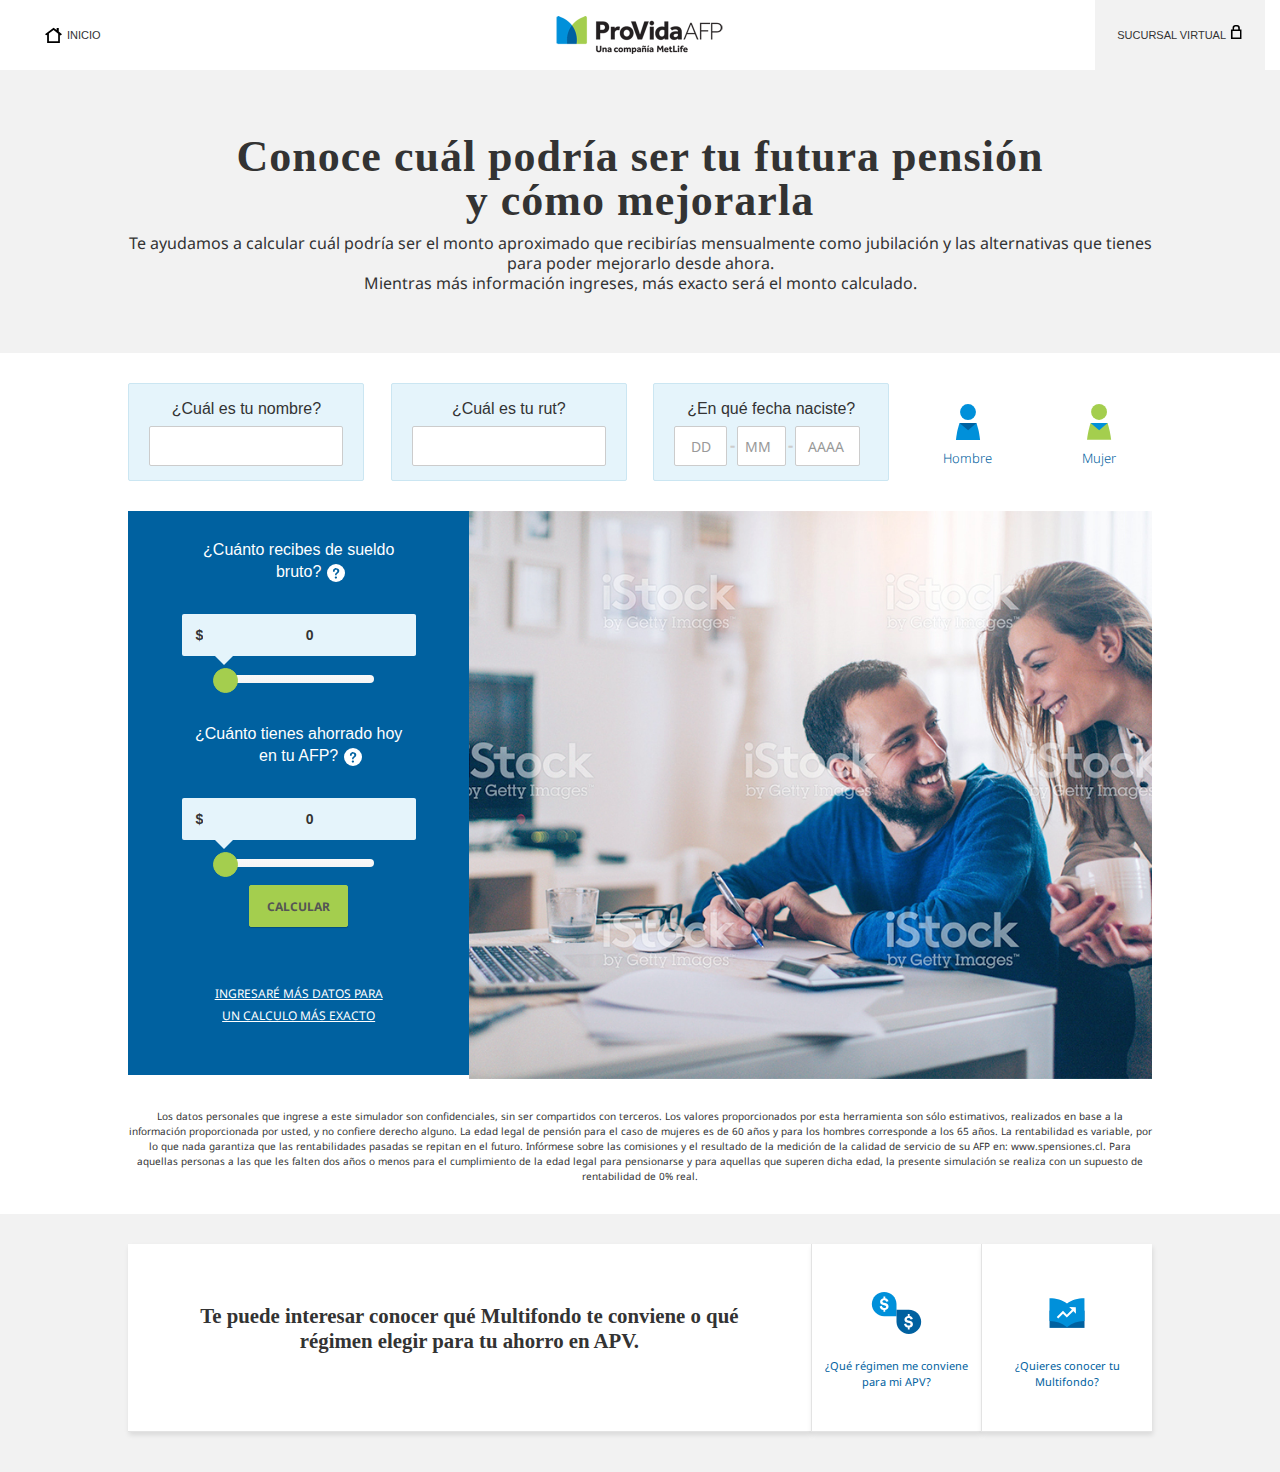
<file: index.html>
<!DOCTYPE html>
<html lang="es">
    <head>
        <meta charset="UTF-8">
        <meta http-equiv="X-UA-Compatible" content="IE=edge">
        <meta name="viewport" content="width=device-width, initial-scale=1.0,user-scalable=no">
        <meta name="msapplication-TileColor" content="#ffffff">
        <meta name="msapplication-TileImage" content="img/ms-icon-144x144.png">
        <meta name="theme-color" content="#ffffff">
        <meta http-equiv="X-UA-Compatible" content="IE=edge">
        <meta name="title" content="Simulador | Provida">
        <title>Simulador | Provida</title>
        
        <link rel="stylesheet" href="css/embed.css">
        <link rel="apple-touch-icon" sizes="57x57" href="img/apple-icon-57x57.png">
        <link rel="apple-touch-icon" sizes="60x60" href="img/apple-icon-60x60.png">
        <link rel="apple-touch-icon" sizes="72x72" href="img/apple-icon-72x72.png">
        <link rel="apple-touch-icon" sizes="76x76" href="img/apple-icon-76x76.png">
        <link rel="apple-touch-icon" sizes="114x114" href="img/apple-icon-114x114.png">
        <link rel="apple-touch-icon" sizes="120x120" href="img/apple-icon-120x120.png">
        <link rel="apple-touch-icon" sizes="144x144" href="img/apple-icon-144x144.png">
        <link rel="apple-touch-icon" sizes="152x152" href="img/apple-icon-152x152.png">
        <link rel="apple-touch-icon" sizes="180x180" href="img/apple-icon-180x180.png">
        <link rel="icon" type="image/png" sizes="192x192" href="img/android-icon-192x192.png">
        <link rel="icon" type="image/png" sizes="32x32" href="img/favicon-32x32.png">
        <link rel="icon" type="image/png" sizes="96x96" href="img/favicon-96x96.png">
        <link rel="icon" type="image/png" sizes="16x16" href="img/favicon-16x16.png">
        <link rel="manifest" href="img/manifest.json">
        
        <!--  RANGER -->
        <script type="text/javascript" src="js/jsRanger/libs/modernizr.js"></script>
        <script type="text/javascript" src="js/jsRanger/libs/jquery.js?=ver2"></script>
        <script type="text/javascript" src="js/jsRanger/libs/jquery-ui.min.js"></script>
        <script type="text/javascript" src="js/jsRanger/libs/jquery.ui.touch-punch.min.js"></script>
        <script type="text/javascript" src="js/jsRanger/main2.js"></script>
        <!-- FIN RANGER -->

     

        <!--[if lt IE 9]>
        <script src='//ajax.googleapis.com/ajax/libs/jquery/1.9.1/jquery.min.js' type='text/javascript'/>
        <![endif]-->
            <!--[if (gte IE 9) | (!IE)]> 
        <script src='//ajax.googleapis.com/ajax/libs/jquery/2.0.0/jquery.min.js' type='text/javascript'/>
        <!<![endif]-->
    </head>
    <body>
        <header>
            <div class="row global-header indx_1">
                <div class="col-xs-4 col-sm-4 global-header__left">

                    <div class="col home-trigger" title="HOME" data-target="home">
                        <a href="#" id="" class="home-trigger__link">
                            <svg id="icon-homepage" class="svg-stand" viewBox="0 0 32 32" width="100%" height="100%">
                                <title>homepage</title>
                                <path class="path1" d="M25.92 9.6v-6.56h-4v3.68l-5.76-4.48-16.16 12.32 2.4 2.080 1.6-1.12v15.36h24v-14.88l1.28 1.12 2.72-2.4-6.080-5.12zM24.8 27.68h-17.44v-14.4l8.8-6.56 8.64 6.72v14.24z"></path>
                            </svg>
                            <span class="home-trigger__label">Inicio</span>
                        </a>
                    </div>
                </div>
                <div class="col-xs-4 col-sm-4 global-header__middle">
                    <a href="index.html" id="terminos-y-condiciones_header_global-logoLink"> 
                        <img src="img/provida_logo.png" alt="Provida" class="global-header__logo img-responsive">
                    </a>
                </div>
                <div class="col-xs-4 col-sm-4 global-header__right">
                    <div class="col login-trigger pull-right linkOnly" title="LOGIN" data-target="login-container">
                        <a class="login-trigger__label" href="#" target="_blank" id="terminos-y-condiciones_header_global-loginPagePath"> 
                            <span>Sucursal Virtual</span> 
                            <svg id="icon-secure-locked" viewBox="0 0 32 32" width="14px" height="14px">
                                <title>secure-locked</title>
                                <path class="path1" d="M24.8 10.080v-4c0-3.36-2.72-6.080-6.080-6.080h-4.48c-3.36 0-6.080 2.72-6.080 6.080v4.16h-3.68v21.76h24v-21.92h-3.68zM11.68 6.88c0-1.92 1.6-3.36 3.36-3.36h2.72c1.92 0 3.36 1.6 3.36 3.36v3.2h-9.6v-3.2zM24.96 28.32h-16.8v-14.72h16.96v14.72z"></path>
                            </svg>
                        </a>
                    </div>
                </div>
            </div>
            <div class="row megamenu">
                <ul class="megamenu__main-items megamenu__top--promo">
                    <li class="megamenu__main-item">
                        <a href="#" target="_self" class="megamenu__main-item-label visible-xs">Lorem ipsum dolor</a>
                        <a href="#" target="_self" class="megamenu__main-item-label hidden-xs">Lorem ipsum dolor</a>
                        <ul class="megamenu__sub-items">
                            <li class="megamenu__sub-item">
                                <a class="megamenu__sub-item-label" target="_self" href="#">Lorem ipsum dolor sit </a>
                            </li>
                            <li class="megamenu__sub-item">
                                <a class="megamenu__sub-item-label" target="_self" href="#">Lorem ipsum dolor sit  </a>
                            </li>
                            <li class="megamenu__sub-item">
                                <a class="megamenu__sub-item-label" target="_self" href="#">Lorem ipsum dolor sit  </a>
                            </li>
                            <li class="megamenu__sub-item">
                                <a class="megamenu__sub-item-label" target="_self" href="#">Lorem ipsum dolor sit </a>
                            </li>
                        </ul>
                    </li>
                    <li class="megamenu__main-item">
                        <a href="#" target="_self" class="megamenu__main-item-label visible-xs">Lorem ipsum dolor</a>
                        <a href="#" target="_self" class="megamenu__main-item-label hidden-xs">Lorem ipsum dolor</a>
                        <ul class="megamenu__sub-items">
                            <li class="megamenu__sub-item">
                                <a class="megamenu__sub-item-label" target="_self" href="#">Lorem ipsum dolor sit </a>
                            </li>
                            <li class="megamenu__sub-item">
                                <a class="megamenu__sub-item-label" target="_self" href="#">Lorem ipsum dolor sit  </a>
                            </li>
                            <li class="megamenu__sub-item">
                                <a class="megamenu__sub-item-label" target="_self" href="#">Lorem ipsum dolor sit  </a>
                            </li>
                            <li class="megamenu__sub-item">
                                <a class="megamenu__sub-item-label" target="_self" href="#">Lorem ipsum dolor sit </a>
                            </li>
                        </ul>
                    </li>
                    <li class="megamenu__main-item">
                        <a href="#" target="_self" class="megamenu__main-item-label visible-xs">Lorem ipsum dolor</a>
                        <a href="#" target="_self" class="megamenu__main-item-label hidden-xs">Lorem ipsum dolor</a>
                        <ul class="megamenu__sub-items">
                            <li class="megamenu__sub-item">
                                <a class="megamenu__sub-item-label" target="_self" href="#">Lorem ipsum dolor sit </a>
                            </li>
                            <li class="megamenu__sub-item">
                                <a class="megamenu__sub-item-label" target="_self" href="#">Lorem ipsum dolor sit  </a>
                            </li>
                            <li class="megamenu__sub-item">
                                <a class="megamenu__sub-item-label" target="_self" href="#">Lorem ipsum dolor sit  </a>
                            </li>
                            <li class="megamenu__sub-item">
                                <a class="megamenu__sub-item-label" target="_self" href="#">Lorem ipsum dolor sit </a>
                            </li>
                        </ul>
                    </li>
                    <li class="megamenu__main-item">
                        <a href="#" target="_self" class="megamenu__main-item-label visible-xs">Lorem ipsum dolor</a>
                        <a href="#" target="_self" class="megamenu__main-item-label hidden-xs">Lorem ipsum dolor</a>
                        <ul class="megamenu__sub-items">
                            <li class="megamenu__sub-item">
                                <a class="megamenu__sub-item-label" target="_self" href="#">Lorem ipsum dolor sit </a>
                            </li>
                            <li class="megamenu__sub-item">
                                <a class="megamenu__sub-item-label" target="_self" href="#">Lorem ipsum dolor sit  </a>
                            </li>
                            <li class="megamenu__sub-item">
                                <a class="megamenu__sub-item-label" target="_self" href="#">Lorem ipsum dolor sit  </a>
                            </li>
                            <li class="megamenu__sub-item">
                                <a class="megamenu__sub-item-label" target="_self" href="#">Lorem ipsum dolor sit </a>
                            </li>
                        </ul>
                    </li>
                    <div class="hidden-xs megamenu__divider"></div>
                </ul>
                <ul class="megamenu__main-items megamenu__bottom--promo">
                </ul>
            </div>
        
            <div class="click-to-chat-on-page-title base parbase xk-component xk-section-base" data-xk-section="v1">
            </div>
            <div data-xk-section-styles="xk-component xk-section-base "></div>
                <div class="container bg-gray-1st">
                    <div class="row-general page-title">
                        <h1 class="page-title__heading indx_2">Conoce cuál podría ser tu futura pensión y cómo mejorarla</h1>
                        <p>Te ayudamos a calcular cuál podría ser el monto aproximado que recibirías mensualmente como jubilación y las alternativas que tienes para poder mejorarlo desde ahora.
                            <br> Mientras más información ingreses, más exacto será el monto calculado.</p>
                    </div>
                </div>
            </div>
        </header>
        <div class="ask-tab">
            <div class="row">
                <div class="row-general">
                    <form method="post" id="form-pension" name="form-pension" onsubmit="return validateForm()" action="simple-publico-result.html#ancla">
                        <div class="col-md-3 mar-top-mob-24">
                            <div class="bg-skyblue ask-box">
                                <div class="container text-center txtarial ask">
                                    ¿Cuál es tu nombre?
                                </div>
                                <div class="container">
                                    <input id="nom_form" class="bor-ask-tab sim-input-simbol input-emoji" name="answer_a" type="text" tabindex="1" autocomplete="off"></input>
                                </div>
                            </div>
                        </div>
                        <div class="col-md-3 mar-top-mob-24">
                            <div class="bg-skyblue ask-box">
                                <div class="container text-center txtarial detail-pad ask">
                                    ¿Cuál es tu rut?
                                </div>
                                <div class="container">
                                    <input class="input_rut bor-ask-tab" name="answer_b" type="text" tabindex="2" autocomplete="ÑÖcompletes"></input>
                                </div>
                            </div>
                        </div>
                        <div class="col-md-3 mar-top-mob-24">
                            <div class="bg-skyblue ask-box">
                                <div class="container txtarial text-center">
                                    ¿En qué fecha naciste?
                                </div>
                                <div class="BirthDate input-group triple-input" id="BirthDate">
                                    <input id="date2" name="DOB1" type="tel" size="2" data-role="none" pattern="[0-9]*" maxlength="2" autocomplete="off" placeholder="DD" data-required="true" aria-required="true" class="col-md-3 col-sm-3 col-xs-3 date1 bor-ask-tab birthDateMonth birthDate required sim-input-dots sim-input-simbol"  onkeypress="return validaNUM(event)" onChange="return maxValue1()" tabindex="3">
                                    <label class="col-md-1 col-sm-1 col-xs-1 sectionBar">-</label>
                                    <input id="date3" name="DOB2" type="tel" size="2" data-role="none" pattern="[0-9]*" maxlength="2" autocomplete="off" placeholder="MM" data-required="true" aria-required="true" class="col-md-3 col-sm-3 col-xs-3 date2 bor-ask-tab birthDateDay birthDate required sim-input-dots sim-input-simbol"  tabindex="4" onChange="return maxValue2()" onkeypress="return validaNUM(event)">
                                    <label class="col-md-1 col-sm-1 col-xs-1 sectionBar">-</label>
                                    <input id="date4" name="DOB3" type="tel" size="4" data-role="none" pattern="[0-9]*" maxlength="4" autocomplete="off" placeholder="AAAA" data-required="true" aria-required="true" class="col-md-4 col-sm-4 col-xs-4 date3 bor-ask-tab birthDateYear required indx_3 sim-input-dots sim-input-simbol"  tabindex="5" onkeypress="return validaNUM(event)" onChange="return maxValue3()">
                                </div>
                            </div>
                        </div>
                        <div class="col-md-3 mar-top-mob-24">
                            <div class="formulario">
                                <div class="row padd-0">
                                    <div class="col-md-12 text-center">
                                        <div class="col-xs-6 col-sm-6 col-md-6">
                                            <input type="radio" name="z" class='choice' id="hombre">
                                            <label class="label-img sexo-input sex1" for="hombre">
                                                <img src="img/icon-sex-man.svg" alt="Hombre" class="seximg">
                                                <p class="text-quespreg">Hombre</p>
                                            </label>
                                        </div>
                                        <div class="col-xs-6 col-sm-6 col-md-6">
                                            <input type="radio" name="z" class='choice' id="mujer">
                                            <label class="label-img sexo-input sex2" for="mujer">
                                                <img src="img/icon-sex-woman.svg" alt="Mujer" class="seximg">
                                                <p class="text-quespreg">Mujer</p>
                                            </label>
                                        </div>
                                    </div>
                                </div>
                            </div>
                        </div>
                    </div>
                </div>
            </div>
            <article>
                <section class="box-simulador bg-white">
                    <div class="container">
                        <article class="simulador">
                            <div class="row" id="wrapper">
                                <div class="col-md-4 col-xs-12 simulador-min-height">
                                    <div id="sidebar">
                                        <div class="box-rango bg-rango">
                                            <div class="box-nodos">
                                                <p class="textos white text-center mar-top-8">¿Cuánto recibes de sueldo
                                                    <br/> bruto?
                                                    <button data-tooltip="El sueldo bruto es lo que recibes mensualmente contando impuestos, previsión y salud." disabled><img src="img/tooltip-white.svg"></button>
                                                </p>
                                                <div class="range range-primary mar-top-32">
                                                    <div class="row slider-container">
                                                        <div class="relative-position not-i-container">
                                                            <span class="currencyinput">$<input id="renta_bruta_1" runat="server" class="marg-bottom-20 calculated-input range-field-1" type="tel" value="0" data-func="transformToNumber" data-event="keyup" maxlength="15" limit-number="15" data-prefix="$ " placeholder="0"/></span>
                                                        </div>
                                                        <div id="slider-1" class="range-slider-1"></div>
                                                    </div>
                                                </div>
                                                <span class="espacio"></span>
                                                <span class="espacio"></span>
                                                <p class="textos white text-center">¿Cuánto tienes ahorrado hoy
                                                    <br/> en tu AFP?
                                                    <button data-tooltip="Es el monto ahorrado en tu Cuenta Obligatoria más APV hasta la fecha." disabled><img src="img/tooltip-white.svg"></button>
                                                </p>
                                                <div class="range range-primary mar-top-32">
                                                    <div class="row slider-container">
                                                        <div class="relative-position not-i-container">
                                                            <span class="currencyinput">$<input id="renta_bruta_2" runat="server" class="marg-bottom-20 calculated-input range-field-2" type="tel" value="0" data-func="transformToNumber" data-event="keyup" maxlength="15" limit-number="15" data-prefix="$ "
                                                            placeholder="0" /></span>
                                                        </div>
                                                        <div id="slider-2" class="range-slider-2"></div>
                                                    </div>
                                                </div>
                                                <div class="control-group">
                                                    <br>
                    
                                                    <div class="controls">
                                                        <button id="enviar" name="enviar" data-style="zoom-out" class="botns ladda-button botns-provida-v btn-desktop env1 env2"><span class="ladda-label">Calcular</span></button>
                                                    </div>
                                                </div>
                                                <div class="row center pad-16 indx_6">
                                                    <a class="link-box-blue" OnClick="return validateForm()" href="perso-publico.html">Ingresaré más datos para <br> un calculo más exacto</a>
                                                </div>
                                            </div>
                                            <!-- fin -->
                                        </div>
                                        </form>
                                        <div class="validacion-d hide">Debe completar todos los campos</div>
                                    </div>
                                </div>
                                <!-- Fin row -->
                                <div class="col-md-8 col-xs-12 hidden-sm hidden-xs img-fondo"></div>
                                
                            </div>
                        </article>
                    </div>
                </section>
                <article class="section-legal">
                    <div class="container">
                        <div class="row">
                            <div class="row-general-2">
                                <p class="legal-index">Los datos personales que ingrese a este simulador son confidenciales, sin ser compartidos con terceros. Los valores proporcionados por esta herramienta son sólo estimativos, realizados en base a la información proporcionada por usted, y no confiere derecho alguno. La edad legal de pensión para el caso de mujeres es de 60 años y para los hombres corresponde a los 65 años. La rentabilidad es variable, por lo que nada garantiza que las rentabilidades pasadas se repitan en el futuro. Infórmese sobre las comisiones y el resultado de la medición de la calidad de servicio de su AFP en: www.spensiones.cl. Para aquellas personas a las que les falten dos años o menos para el cumplimiento de la edad legal para pensionarse y para aquellas que superen dicha edad, la presente simulación se realiza con un supuesto de rentabilidad de 0% real.</p>
                            </div>
                        </div>
                    </div>
                </article>
            </article>
        
        <footer>
            <div class="simulador small-product-container base parbase section xk-component xk-section-base" data-xk-section="v1">
                <div class="container" data-comp-spacing="small-product-container">
                    <div class="row wrapper product-module in_view indx_7">
                        <div class="product-module__small product-module__small--main bg-white">
                            <h2 class="indx_5">Te puede interesar conocer qué Multifondo te conviene o qué régimen elegir para tu ahorro en APV.</h2>
                            <p></p>
                        </div>
                        <div class="tile-0 small-product-card abstract-tile single base parbase product-module__small product-module__small--product bg-white xk-component xk-section-base" data-xk-section="v1">
                            <div class="product-module__small--product__wrapper">
                                <a href="#" class="product-module__small__imagewrapper none-deco" indx_13" target="_self"> 
                                    <img src="img/icon-trib-c.svg" class="indx_11">
                                </a>
                                <br>
                                <a href="#" class="cro-link-1 product-module__action product-module__action--small" target="_self"> ¿Qué régimen me conviene para mi APV?</a>
                            </div>
                        </div>
                        <div class="tile-0 small-product-card abstract-tile single base parbase product-module__small product-module__small--product bg-white xk-component xk-section-base" data-xk-section="v1">
                            <div class="product-module__small--product__wrapper">
                                <a href="#" class="product-module__small__imagewrapper indx_14 none-deco" target="_self"> 
                                    <img src="img/icon-t.svg" class="indx_11">
                                </a>
                                <br>
                                <a href="#" class="cro-link-1 product-module__action product-module__action--small" target="_self">
                                ¿Quieres conocer tu Multifondo?</a>
                            </div>
                        </div>
                    </div>
                </div>
            </div>
        </footer>
        
        <!-- SCRIPTS -->
        <script src="js/jquery-3.3.1.min.js"></script>
        <script src="js/vendor/modernizr-2.8.3.min.js"></script>
        <script src="js/metlife-v2.0.js"></script>
        <script src="js/vendor/bootstrap.min.js"></script>
        <script src="js/bootstrap-toggle.min.js"></script>
        <script src="js/range.js"></script>
        <script src="js/jquery.inputmask.bundle.min.js"></script>
        <script src="js/portamento.js"></script>
        <script src="js/anadir.js"></script>
        <script src="js/range-age.js"></script>
        <script src="js/funciones-idx.js"></script>
           <!-- VALIDACION RUT -->
           <!-- <script src="js/jquery.Rut.js" type="text/javascript"></script>
           <script>
                 $(document).ready(function(){
                   $('.input_rut').Rut({
                   format_on: 'keyup' 
                   });
                   $('.input_rut').on('keyup keydown keypress change paste', function () {
                       var maxChars = 12;
                       if ($(this).val().length > maxChars) {
                           $(this).val($(this).val().substr(0, maxChars));
                       }
                   });
               });
           </script> -->
    </body>
</html>
</file>
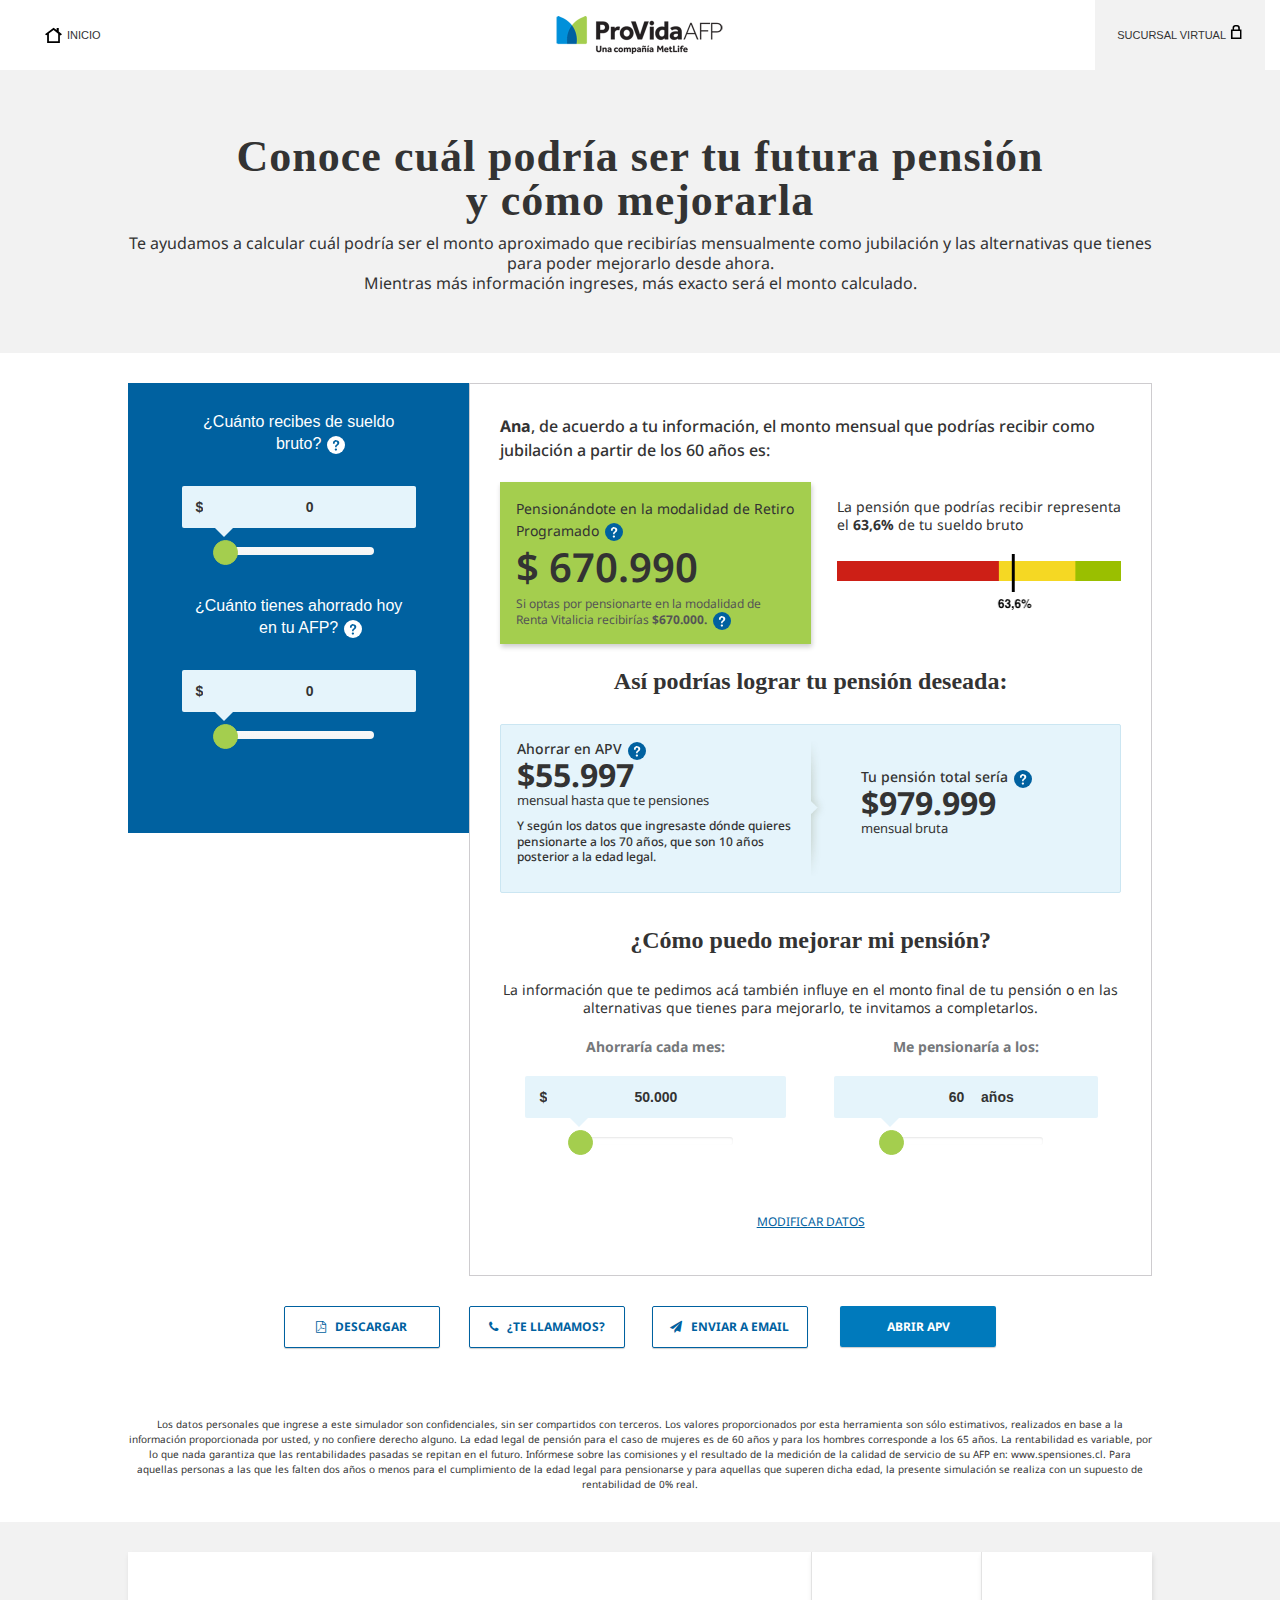
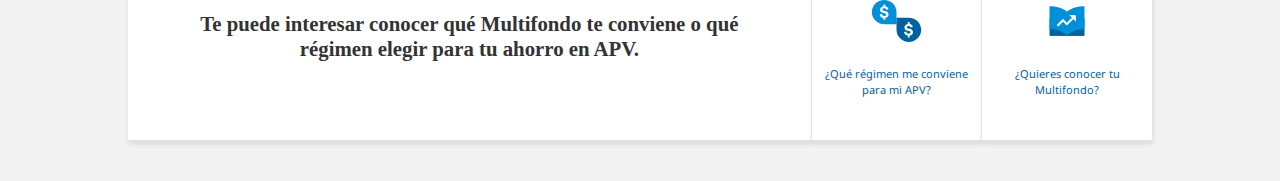
<file: perso-publico-result.html>
<!DOCTYPE html>
<html lang="es">
    <head>
        <meta charset="UTF-8">
        <meta http-equiv="X-UA-Compatible" content="IE=edge">
        <meta name="viewport" content="width=device-width, initial-scale=1.0,user-scalable=no">
        <meta name="msapplication-TileColor" content="#ffffff">
        <meta name="msapplication-TileImage" content="img/ms-icon-144x144.png">
        <meta name="theme-color" content="#ffffff">
        <meta name="title" content="Simulador | Provida">
        <title>Simulador | Provida</title>
        
        <link rel="stylesheet" href="css/embed.css">
        <link rel="apple-touch-icon" sizes="57x57" href="img/apple-icon-57x57.png">
        <link rel="apple-touch-icon" sizes="60x60" href="img/apple-icon-60x60.png">
        <link rel="apple-touch-icon" sizes="72x72" href="img/apple-icon-72x72.png">
        <link rel="apple-touch-icon" sizes="76x76" href="img/apple-icon-76x76.png">
        <link rel="apple-touch-icon" sizes="114x114" href="img/apple-icon-114x114.png">
        <link rel="apple-touch-icon" sizes="120x120" href="img/apple-icon-120x120.png">
        <link rel="apple-touch-icon" sizes="144x144" href="img/apple-icon-144x144.png">
        <link rel="apple-touch-icon" sizes="152x152" href="img/apple-icon-152x152.png">
        <link rel="apple-touch-icon" sizes="180x180" href="img/apple-icon-180x180.png">
        <link rel="icon" type="image/png" sizes="192x192" href="img/android-icon-192x192.png">
        <link rel="icon" type="image/png" sizes="32x32" href="img/favicon-32x32.png">
        <link rel="icon" type="image/png" sizes="96x96" href="img/favicon-96x96.png">
        <link rel="icon" type="image/png" sizes="16x16" href="img/favicon-16x16.png">
        <link rel="manifest" href="img/manifest.json">
        
        <!--  RANGER -->
        <script type="text/javascript" src="js/jsRanger/libs/modernizr.js"></script>
        <script type="text/javascript" src="js/jsRanger/libs/jquery.js?=ver2"></script>
        <script type="text/javascript" src="js/jsRanger/libs/jquery-ui.min.js"></script>
        <script type="text/javascript" src="js/jsRanger/libs/jquery.ui.touch-punch.min.js"></script>
        <script type="text/javascript" src="js/jsRanger/main2.js"></script>
        <!-- FIN RANGER -->
    </head>
    <body>
        <header>
            <div class="row global-header indx_1">
                <div class="col-xs-4 col-sm-4 global-header__left">
                    <div class="col home-trigger" title="HOME" data-target="home">
                        <a href="#" id="" class="home-trigger__link">
                            <svg id="icon-homepage" class="svg-stand" viewBox="0 0 32 32" width="100%" height="100%">
                                <title>homepage</title>
                                <path class="path1" d="M25.92 9.6v-6.56h-4v3.68l-5.76-4.48-16.16 12.32 2.4 2.080 1.6-1.12v15.36h24v-14.88l1.28 1.12 2.72-2.4-6.080-5.12zM24.8 27.68h-17.44v-14.4l8.8-6.56 8.64 6.72v14.24z"></path>
                            </svg>
                            <span class="home-trigger__label">Inicio</span>
                        </a>
                    </div>
                </div>
                <div class="col-xs-4 col-sm-4 global-header__middle">
                    <a href="index.html" id="terminos-y-condiciones_header_global-logoLink"> 
                        <img src="img/provida_logo.png" alt="Provida" class="global-header__logo img-responsive">
                    </a>
                </div>
                <div class="col-xs-4 col-sm-4 global-header__right">
                    <div class="col login-trigger pull-right linkOnly" title="LOGIN" data-target="login-container">
                        <a class="login-trigger__label" href="#" target="_blank" id="terminos-y-condiciones_header_global-loginPagePath"> 
                            <span>Sucursal Virtual</span>
                            <svg id="icon-secure-locked" viewBox="0 0 32 32" width="14px" height="14px">
                                <title>secure-locked</title>
                                <path class="path1" d="M24.8 10.080v-4c0-3.36-2.72-6.080-6.080-6.080h-4.48c-3.36 0-6.080 2.72-6.080 6.080v4.16h-3.68v21.76h24v-21.92h-3.68zM11.68 6.88c0-1.92 1.6-3.36 3.36-3.36h2.72c1.92 0 3.36 1.6 3.36 3.36v3.2h-9.6v-3.2zM24.96 28.32h-16.8v-14.72h16.96v14.72z"></path>
                            </svg>
                        </a>
                    </div>
                </div>
            </div>
            <div class="row megamenu">
                <ul class="megamenu__main-items megamenu__top--promo">
                    <li class="megamenu__main-item">
                        <a href="#" target="_self" class="megamenu__main-item-label visible-xs">Lorem ipsum dolor</a>
                        <a href="#" target="_self" class="megamenu__main-item-label hidden-xs">Lorem ipsum dolor</a>
                        <ul class="megamenu__sub-items">
                            <li class="megamenu__sub-item">
                                <a class="megamenu__sub-item-label" target="_self" href="#">Lorem ipsum dolor sit </a>
                            </li>
                            <li class="megamenu__sub-item">
                                <a class="megamenu__sub-item-label" target="_self" href="#">Lorem ipsum dolor sit  </a>
                            </li>
                            <li class="megamenu__sub-item">
                                <a class="megamenu__sub-item-label" target="_self" href="#">Lorem ipsum dolor sit  </a>
                            </li>
                            <li class="megamenu__sub-item">
                                <a class="megamenu__sub-item-label" target="_self" href="#">Lorem ipsum dolor sit </a>
                            </li>
                        </ul>
                    </li>
                    <li class="megamenu__main-item">
                        <a href="#" target="_self" class="megamenu__main-item-label visible-xs">Lorem ipsum dolor</a>
                        <a href="#" target="_self" class="megamenu__main-item-label hidden-xs">Lorem ipsum dolor</a>
                        <ul class="megamenu__sub-items">
                            <li class="megamenu__sub-item">
                                <a class="megamenu__sub-item-label" target="_self" href="#">Lorem ipsum dolor sit </a>
                            </li>
                            <li class="megamenu__sub-item">
                                <a class="megamenu__sub-item-label" target="_self" href="#">Lorem ipsum dolor sit  </a>
                            </li>
                            <li class="megamenu__sub-item">
                                <a class="megamenu__sub-item-label" target="_self" href="#">Lorem ipsum dolor sit  </a>
                            </li>
                            <li class="megamenu__sub-item">
                                <a class="megamenu__sub-item-label" target="_self" href="#">Lorem ipsum dolor sit </a>
                            </li>
                        </ul>
                    </li>
                    <li class="megamenu__main-item">
                        <a href="#" target="_self" class="megamenu__main-item-label visible-xs">Lorem ipsum dolor</a>
                        <a href="#" target="_self" class="megamenu__main-item-label hidden-xs">Lorem ipsum dolor</a>
                        <ul class="megamenu__sub-items">
                            <li class="megamenu__sub-item">
                                <a class="megamenu__sub-item-label" target="_self" href="#">Lorem ipsum dolor sit </a>
                            </li>
                            <li class="megamenu__sub-item">
                                <a class="megamenu__sub-item-label" target="_self" href="#">Lorem ipsum dolor sit  </a>
                            </li>
                            <li class="megamenu__sub-item">
                                <a class="megamenu__sub-item-label" target="_self" href="#">Lorem ipsum dolor sit  </a>
                            </li>
                            <li class="megamenu__sub-item">
                                <a class="megamenu__sub-item-label" target="_self" href="#">Lorem ipsum dolor sit </a>
                            </li>
                        </ul>
                    </li>
                    <li class="megamenu__main-item">
                        <a href="#" target="_self" class="megamenu__main-item-label visible-xs">Lorem ipsum dolor</a>
                        <a href="#" target="_self" class="megamenu__main-item-label hidden-xs">Lorem ipsum dolor</a>
                        <ul class="megamenu__sub-items">
                            <li class="megamenu__sub-item">
                                <a class="megamenu__sub-item-label" target="_self" href="#">Lorem ipsum dolor sit </a>
                            </li>
                            <li class="megamenu__sub-item">
                                <a class="megamenu__sub-item-label" target="_self" href="#">Lorem ipsum dolor sit  </a>
                            </li>
                            <li class="megamenu__sub-item">
                                <a class="megamenu__sub-item-label" target="_self" href="#">Lorem ipsum dolor sit  </a>
                            </li>
                            <li class="megamenu__sub-item">
                                <a class="megamenu__sub-item-label" target="_self" href="#">Lorem ipsum dolor sit </a>
                            </li>
                        </ul>
                    </li>
                    <div class="hidden-xs megamenu__divider"></div>
                </ul>
                <ul class="megamenu__main-items megamenu__bottom--promo">
                </ul>
            </div>
        
            <div class="click-to-chat-on-page-title base parbase xk-component xk-section-base" data-xk-section="v1">
            </div>
            <div data-xk-section-styles="xk-component xk-section-base "></div>
                <div class="container bg-gray-1st">
                    <div class="row-general page-title">
                        <h1 class="page-title__heading indx_2">Conoce cuál podría ser tu futura pensión y cómo mejorarla</h1>
                        <p>Te ayudamos a calcular cuál podría ser el monto aproximado que recibirías mensualmente como jubilación y las alternativas que tienes para poder mejorarlo desde ahora.
                            <br> Mientras más información ingreses, más exacto será el monto calculado.</p>
                            <div class="ancla-desk"></div>
                    </div>
                </div>
            </div>
        </header>
        
        <section class="box-simulador">
            <div class="container">
                <article class="simulador padd-mobile bg-white">
                    <div class="row" id="wrapper">
                        <div class="col-md-4 col-xs-12 simulador-min-height">
                            <form method="post" id="icheckForm" action="resultado.html#resultado" class="form-horizontal" novalidate>
                                <div id="sidebar">
                                    <div class="box-rango bg-rango">
                                        <div class="box-nodos">
                                            <p class="textos white text-center mar-top-8">¿Cuánto recibes de sueldo
                                                <br/> bruto?
                                                <button data-tooltip="El sueldo bruto es lo que recibes mensualmente contando impuestos, previsión y salud." disabled><img src="img/tooltip-white.svg"></button>
                                            </p>
                                            <div class="range range-primary mar-top-32">
                                                <div class="row slider-container">
                                                    <div class="relative-position not-i-container">
                                                        <span class="currencyinput">$<input id="renta_bruta_1" runat="server" class="marg-bottom-20 calculated-input range-field-1" type="tel" value="0" data-func="transformToNumber" data-event="keyup" maxlength="15" limit-number="15" data-prefix="$ " placeholder="0" /></span>
                                                    </div>
                                                    <div id="slider-1" class="range-slider-1"></div>
                                                </div>
                                            </div>
                                            <div class="espacio"></div>
                                            <div class="espacio"></div>
                                            <p class="textos white text-center">¿Cuánto tienes ahorrado hoy
                                                <br/> en tu AFP?
                                                <button data-tooltip="Es el monto ahorrado en tu Cuenta Obligatoria más APV hasta la fecha." disabled><img src="img/tooltip-white.svg"></button>
                                            </p>
                                            <div class="range range-primary mar-top-32">
                                                <div class="row slider-container">
                                                    <div class="relative-position not-i-container">
                                                        <span class="currencyinput">$<input id="renta_bruta_2" runat="server" class="marg-bottom-20 calculated-input range-field-2" type="tel" value="0" data-func="transformToNumber" data-event="keyup" maxlength="15" limit-number="15" data-prefix="$ " placeholder="0" /></span>
                                                        <div class="ancla-tablet"></div>
                                                        <div class="ancla-movil"></div>
                                                    </div>
                                                    
                                                    <div id="slider-2" class="range-slider-2"></div>
                                                </div>
                                                
                                            </div>
                                            <span class="visible-xs espacio"></span>
                                            
                                        </div>
                                        
                                        <!-- fin -->
                                    </div>
                                    
                                </div>
                            </form>
                        </div>
                        
                        
                        <div id="resultpp" class="col-md-8 col-xs-12 simulador-min-height mar-top-mob-24 bg-white border-grey">
                            
                            <div id="result-pp" class="pad-16">
                                <div class="row">
                                    <div class="col-md-12">
                                        <h4 class="tit-simp-pu"><strong>Ana</strong>, de acuerdo a tu información, el monto mensual que podrías recibir como jubilación a partir de los 60 años es:</h4>
                                    </div>
                                </div>
                                <span class="espacio"></span>
                                <div class="row">
                                    <div class="col-md-6">
                                        <div class="row">
                                            <div class="box-pension col-md-12 col-md-offset-0 col-xs-12">
                                                <div class="box_resultado res_destacado">
                                                    <p class="box-title">Pensionándote en la modalidad de Retiro Programado
                                                        <button data-tooltip="Es una modalidad de pago en que la AFP es quien paga tu pensión." disabled><img src="img/tooltip-blue.svg"></button>
                                                    </p>
                                                    <p class="valor"><span class="signopeso">$</span> 670.990</p>
                                                    <p class="dato">Si optas por pensionarte en la modalidad de Renta Vitalicia recibirías <strong>$670.000.</strong>
                                                        <button data-tooltip="Es la modalidad de pago donde la Compañía de Seguros es quien te paga mensualmente tu pensión." disabled><img src="img/tooltip-blue.svg"></button>
                                                    </p>
                                                </div>
                                            </div>
                                        </div>
                                    </div>
                                    <!--              SEGUNDA COLUMNA -->
                                    <div class="col-md-6 col-xs-12 box-medidor">
                                        <div class="col-md-11 col-md-offset-1">
                                            <p class="text-left parr-sim">La pensión que podrías recibir representa el <strong>63,6%</strong> de tu sueldo bruto</p>
                                            <img src="img/termometro.png"alt="" class="img-responsive">
                                            <div class="visible-xs visible-sm"></div>
                                        </div>
                                    </div>
                                </div>
                                <div class="row box-recomendacion">
                                    <div class="col-md-12 text-center">
                                        <div class="col-md-12 text-center">
                                            <h1 class="tit-lg">Así podrías lograr tu pensión deseada:</h1>
                                        </div>
                                        <div class="col-md-12 bg-skyblue">
                                            <div class="col-md-6 col-sm-6 col-xs-12 apv-info-left">
                                                <h5>Ahorrar en APV <button data-tooltip="APV es la modalidad de ahorrar adicionalmente a tu Cuenta Obligatoria de la AFP." disabled><img src="img/tooltip-blue.svg"></button></h5>
                                                <h2><strong>$55.997</strong></h2>
                                                <p>mensual hasta que te pensiones</p>
                                                <h3>Y según los datos que ingresaste dónde quieres pensionarte a los 70 años, que son 10 años posterior a la edad legal.</h3>
                                            </div>
                                            <div class="col-md-6 col-sm-6 col-xs-12 apv-info-left separador">
                                                <h5 class="box-title-result">Tu pensión total sería <button data-tooltip="Es la pensión que recibirías si ahorras en un APV desde ahora hasta que te jubiles, descontando gastos legales." disabled><img src="img/tooltip-blue.svg"></button></h5>
                                                <h2><strong>$979.999</strong></h2>
                                                <p>mensual bruta</p>
                                            </div>
                                        </div>
                                    </div>
                                    <div class="row">
                                        <div class="col-md-12 text-center mar-top-16">
                                            <span class="espacio"></span>
                                            <p class="tit-lg">¿Cómo puedo mejorar mi pensión?</p>
                                            <p class="body-text">La información que te pedimos acá también influye en el monto final de tu pensión o en las alternativas que tienes para mejorarlo, te invitamos a completarlos.</p>
                                        </div>
                                        <div class="col-md-6">
                                            <article class="range-area-txt">
                                                <p class="semidark-txtarea"><strong>Ahorraría cada mes:</strong></p>
                                            </article>
                                            <div class="range range-primary">
                                                <div class="row slider-container">
                                                    <div class="relative-position not-i-container center">
                                                        <span class="extra-wid-area  currencyinput">$<input id="renta_bruta_6" runat="server" class="marg-bottom-20 calculated-input range-field-6 " type="tel" value="50.000" data-func="transformToNumber" data-event="keyup" maxlength="15" limit-number="15" data-prefix="$ " placeholder="0" /></span>
                                                    </div>
                                                    <div id="slider-6" class="range-slider-6 middle-wid sl-1"></div>
                                                </div>
                                            </div>
                                        </div>
                                        <div class="col-md-6 pdg-2-mob">
                                            <article class="range-area-txt">
                                                <p class="semidark-txtarea"><strong>Me pensionaría a los:</strong></p>
                                            </article>
                                            <div class="range range-primary">
                                                <div class="row slider-container-age">
                                                    <div class="relative-position not-i-container center">
                                                        <span class="currencyinput"><input id="renta_bruta_5" runat="server" class="marg-bottom-20 calculated-input range-field-5" maxlength="3" type="tel" value="60" data-func="transformToNumber" data-event="keyup" maxlength="15" limit-number="15" data-prefix="$ " placeholder="0" /><span class="tag-range">años</span></span>
                                                    </div>
                                                    <div id="slider-5" class="sl-2 range-slider-5 middle-wid"></div>
                                                </div>
                                            </div>
                                        </div>
                                        <div class="col-lg-12 mar-top-3em  col-sm-12">
                                            <p class="mov1 dark-font-sim hide-mov1">Si ahorras <strong>$50.000</strong> mensualmente tu pensión aumentaría <strong>$130.000</strong>, quedando en <strong>$569.999</strong></p>
                                            <p class="mov2 dark-font-sim hide-mov2">Si postergas tu pensión a los <strong>67 años</strong>, ésta aumentaría en <strong>$90.000</strong> quedando en <strong>$529.999</strong> mensual</p>
                                            <p id="mov3" class="mov3 dark-font-sim hide-mov3">Si además de ahorrar <strong>$XXX</strong> postergas <strong>XX</strong> años la edad de jubilación, el monto total en que aumentaría tu pensión es de <strong>$XXX</strong> quedando en <strong>$XXX</strong> mensual</p>
                                            <div class="row center">
                                                <a class="links-sim" href="perso-publico.html">Modificar datos</a>
                                            </div>
                                        </div>
                                    </div>
                                </div>
                                <!-- Fin resultado -->
                            </div>
                        </div>
                    </div>
                </article>    
            </div>
        </section>
        <article class="botonera box-botonera_perso">
            <div class="row">
                <div class="col-lg-3 col-md-3 col-sm-6 center btns-result-general">
                    <a href="#" class="btns-standar-w botns botns-provida-ghost"><i class="fa fa-file-pdf-o"></i> Descargar</a>
                </div>
                <div class="col-lg-3 col-md-3 col-sm-6 center btns-result-general">
                    <a href="#myModal" class="btns-standar-w botns botns-provida-ghost" data-toggle="modal" data-title="&nbsp;"><i class="fa fa-phone"></i> ¿Te llamamos?</a>
                    <div id="myModal" class="modal fade">
                        <div class="modal-dialog">
                            <div class="modal-content">
                                <div class="modal-header">
                                    <button type="button" class="close" data-dismiss="modal" aria-hidden="true">&times;</button>
                                    <h4 class="modal-title georgia">Solicitar llamada</h4>
                                </div>
                                <div class="modal-body">
                                    <form id="contactSidebar" name="contactSidebar" enctype="multipart/form-data" method="post" class="userForm" data-fid="contactSidebar" data-product-url="/wps/proxy/MCWebForms5KSales/WebFormServletAction">
                                        <input type="hidden" id="id" value="cscontact@metlifeservice.com" name="id">
                                        <input type="hidden" id="lineOfBusiness" value="" name="lineOfBusiness">
                                        <input type="hidden" id="webformId" value="LIF-ALL-BARN-100" name="webformId">
                                        <input type="hidden" id="isLead" value="true" name="isLead">
                                        <input type="hidden" id="subject" value="Consult with a MetLife Representative" name="subject">
                                        <input type="hidden" id="site" value="MetLife Online: Consult with a MetLife Representative" name="site">
                                        <input type="hidden" id="requiredFields" value="firstName,lastName,address,city,state,zip,email,phone,contactTime,requestType" name="requiredFields">
                                        <input type="hidden" id="sortOrder" value="firstName,lastName,address,city,state,zip,email,phone,contactTime,requestType,prodInt,policyNo,questionOrComment,pageFrom" name="sortOrder">
                                        <input type="hidden" id="thankYouPage" value="" name="thankYouPage">
                                        <input type="hidden" id="confirmationmailText" value="*****PLEASE DO NOT REPLY TO THIS AUTO-ACKNOWLEDGEMENT***** Dear 'Name', Thank You for contacting MetLife Online Support. We have received your inquiry, which will be personally reviewed by one of our consultants. Our normal response time is within 1-2 business days. We believe in world class service and will do everything we can to make sure that your inquiry is answered promptly and accurately. Should you wish to speak with a Customer Service Consultant you may call 866-881-0784 between the hours of 8am and 5pm, Central Time, Monday through Friday. Please be advised that some computers may have a firwewall or spam blocker, which may not allow our email to be received to you. Please be sure to add our email address to your address book, so that it will not be blocked. If you experience additional difficulties in receiving your email, we might suggest using a different computer. Your message identification number is 'MessageID'. Thank you, MetLife Online Customer Support 'Gurantees for the if in life.'" name="confirmationmailText">
                                        <input type="hidden" id="market" value="USA" name="market">
                                        <input type="hidden" id="source" value="metlife" name="source">
                                        <input type="hidden" id="isSync" value="no" name="isSync">
                                        <input type="hidden" id="xmlDomain" value="https://www.metlife.com" name="xmlDomain">
                                        <input type="hidden" id="xmlPath" value="/cms/system/gls/validationxmls/" name="xmlPath">
                                        <input type="hidden" id="xmlformname" value="ContactUsSideBarAEM" name="xmlformname">
                                        <input type="hidden" value="ML_ST_Home_sidebar" name="pageFrom">
                                        <input type="hidden" value="state,email,prodInt" name="lstPnPParameters">
                                        <input type="hidden" name="bWFCompleted" value="Y">
                                        <input type="hidden" value="firstName" name="lstPnPPreFillParameters">
                                        <div class="row form-row">
                                            <div class="col-xs-12">
                                                <div class="form-user-grp">
                                                    <label class="hidden" for="email_Acc">Rut</label>
                                                    <input name="rut" id="email_Acc" type="text" class="mar-bott form-user-ctrl" placeholder="Rut" data-required="true" aria-required="true" data-valid-type="rut" maxlength="13">
                                                </div>
                                            </div>
                                        </div>
                                        <div class="row form-row">
                                            <div class="col-xs-12">
                                                <div class="form-user-grp">
                                                    <label for="firstName_Acc" class="hidden">Nombre*</label>
                                                    <input name="firstName" id="firstName_Acc" type="text" class="mar-bott form-user-ctrl" placeholder="Nombre" data-required="true" aria-required="true" data-valid-type="text" maxlength="40">
                                                </div>
                                            </div>
                                        </div>
                                        <div class="row form-row">
                                            <div class="col-xs-12">
                                                <div class="form-user-grp">
                                                    <label class="hidden" for="email_Acc">Email</label>
                                                    <input name="email" id="email_Acc" type="text" class="mar-bott form-user-ctrl" placeholder="Email" data-required="true" aria-required="true" data-valid-type="email" maxlength="50">
                                                </div>
                                            </div>
                                        </div>
                                        <div class="row form-row">
                                            <div class="col-xs-12">
                                                <div class="form-user-grp">
                                                    <label class="hidden" for="phone_Acc">Teléfono</label>
                                                    <input name="phone" id="phone_Acc" type="text" class="form-user-ctrl" placeholder="Teléfono (X-XXXX-XXXX)" data-required="true" aria-required="true" data-valid-type="phone">
                                                </div>
                                            </div>
                                        </div>
                                    </form>
                                </div>
                                <div class="modal-footer">
                                    <button id="headerContactSideBarSumbit" type="submit" class="contatMeSidebarBtn border-radius-rounded btn btn-brand-2nd" data-fsubmit="contactSidebar" data-submit-type="clr">CONFIRMAR </button>
                                    <div class="o-modal-bajada">
                                        <p class="xs-font-blk">Nuestro horario de atención es:</p>
                                        <p class="xs-font-blu">Lunes a jueves de 9:00 a 18:00 hrs y viernes de 9:00 a 17:00 hrs.</p>
                                    </div>
                                </div>
                            </div>
                        </div>
                    </div>
                </div>
                <div class="col-lg-3 col-md-3 col-sm-6 center btns-result-general">
                    <div class="panel-heading">
                        <div class="primero text-center">
                            <a href="#myModal2" class="btns-standar-w botns botns-provida-ghost" data-toggle="modal" data-title="&nbsp;"><i class="fa fa-send"></i> Enviar a email</a>
                            <div id="myModal2" class="modal fade">
                                <div class="modal-dialog">
                                    <div class="modal-content">
                                        <div class="hide-modal-content">
                                            <div class="modal-header">
                                                <button type="button" class="close" data-dismiss="modal" aria-hidden="true">&times;</button>
                                                <h4 class="modal-title georgia">Enviar a email</h4>
                                            </div>
                                            <div class="modal-body">
                                                <form id="contactSidebar" name="contactEmail" enctype="multipart/form-data" method="post" class="userForm" data-fid="contactEmail">
                                                    <input type="hidden" id="id" value="cscontact@metlifeservice.com" name="id">
                                                    <div class="row form-row">
                                                        <div class="col-xs-12">
                                                            <div class="form-user-grp">
                                                                <label class="hidden" for="email_Acc">Email</label>
                                                                <input name="email" id="email_Acc" type="text" class="form-user-ctrl" placeholder="Ingresa tu email" data-required="true" aria-required="true" data-valid-type="email" maxlength="50" required>
                                                            </div>
                                                            <div class="updatemail radios">
                                                                <input type="checkbox" id="test1" />
                                                                <label for="test1">Actualizar mis datos</label>
                                                            </div>
                                                        </div>
                                                    </div>
                                                </form>
                                            </div>
                                            <div class="modal-footer">
                                                <div class="col-lg-12 col-md-12 col-sm-12 col-xs-12 btnconfirmar">
                                                    <button id="headerContactSideBarSumbit" type="submit" class="btn-footer-email contatMeSidebarBtn border-radius-rounded btn btn-brand-2nd conf d01" data-fsubmit="contactEmail" data-submit-type="clr">CONFIRMAR</button>
                                                </div>
                                                <div class="col-lg-12 text-left"><a id="exito-val" href="#myModal2">Ver Validaciones</a>
                                                </div>
                                            </div>
                                        </div>
                                        <div class="show-modal-content max-slider-handle">
                                            <div class="modal-header">
                                                <button type="button" class="close" data-dismiss="modal" aria-hidden="true">×</button>
                                                <h1 class="tit-exito">¡El resultado ha sido enviado con éxito!</h1>
                                            </div>
                                            <div class="modal-body">
                                                <p>Te puede interesar saber cuál podría ser tu futura pensión o qué régimen te conviene elegir para tu ahorro en APV.</p>
                                            </div>
                                            <div class="modal-footer footer-exito">
                                                <div class="col-lg-6 center ask-exito">
                                                    <a href="#">¿Cuál podría ser mi futura pensión?</a>
                                                </div>
                                                <div class="col-lg-6 center ask-exito">
                                                    <a href="#">¿Qué régimen me conviene <br>para mi APV?</a>
                                                </div>
                                            </div>
                                        </div>
                                    </div>
                                </div>
                            </div>
                        </div>
                    </div>
                </div>
                <div class="col-lg-3 col-md-3 col-sm-6 center btns-result-general">
                    <a href="#" class="btns-standar-w btn botns btn-brand-2nd btn-apv">Abrir APV</a>
                </div>
            </div>
        </article>
        <article class="section-legal">
            <div class="container">
                <div class="row">
                    <div class="row-general-2">
                        <p class="legal-index legal-mob">Los datos personales que ingrese a este simulador son confidenciales, sin ser compartidos con terceros. Los valores proporcionados por esta herramienta son sólo estimativos, realizados en base a la información proporcionada por usted, y no confiere derecho alguno. La edad legal de pensión para el caso de mujeres es de 60 años y para los hombres corresponde a los 65 años. La rentabilidad es variable, por lo que nada garantiza que las rentabilidades pasadas se repitan en el futuro. Infórmese sobre las comisiones y el resultado de la medición de la calidad de servicio de su AFP en: www.spensiones.cl. Para aquellas personas a las que les falten dos años o menos para el cumplimiento de la edad legal para pensionarse y para aquellas que superen dicha edad, la presente simulación se realiza con un supuesto de rentabilidad de 0% real.</p>
                    </div>
                </div>
            </div>
        </article>
        
        <footer>
            <div class="small-product-container base parbase section xk-component xk-section-base" data-xk-section="v1">
                <div class="container" data-comp-spacing="small-product-container">
                    <div class="row wrapper product-module in_view">
                        <div class="product-module__small product-module__small--main bg-white">
                            <h2>Te puede interesar conocer qué Multifondo te conviene o qué régimen elegir para tu ahorro en APV.</h2>
                            <p></p>
                        </div>
                        <div class="tile-0 small-product-card abstract-tile single base parbase product-module__small product-module__small--product bg-white xk-component xk-section-base" data-xk-section="v1">
                            <div class="product-module__small--product__wrapper">
                                <a href="#" class="product-module__small__imagewrapper none-deco" target="_self">
                                    <img src="img/icon-trib-c.svg">
                                </a>
                                <br>
                                <a href="#" id="" class="cro-link-1 product-module__action product-module__action--small" target="_self"> ¿Qué régimen me conviene para mi APV?
                                </a>
                            </div>
                        </div>
                        <div class="tile-0 small-product-card abstract-tile single base parbase product-module__small product-module__small--product bg-white xk-component xk-section-base" data-xk-section="v1">
                            <div class="product-module__small--product__wrapper">
                                <a href="#" id="" class="product-module__small__imagewrapper none-deco" target="_self">
                                    <img src="img/icon-t.svg">
                                </a>
                                <br>
                                <a href="#" id="" class="cro-link-1 product-module__action product-module__action--small" target="_self">
                                ¿Quieres conocer tu Multifondo?
                                </a>
                            </div>
                        </div>
                    </div>
                </div>
            </div>
        </footer>

        <!-- SCRIPTS -->
        <script src="js/jquery-3.3.1.min.js"></script>
        <script src="js/vendor/modernizr-2.8.3.min.js"></script>
        <script src="js/metlife-v2.0.js"></script>
        <script src="js/vendor/bootstrap.min.js"></script>
        <script src="js/bootstrap-toggle.min.js"></script>
        <script src="js/range.js"></script>
        <script src="js/jquery.inputmask.bundle.min.js"></script>
        <script src="js/portamento.js"></script>
        <script src="js/anadir.js"></script>
        <script src="js/range-age.js"></script>
        <script src="js/jquery.rut.chileno.min.js"></script>
        <script src="js/funciones-ppr.js"></script>
    </body>
</html>
</file>
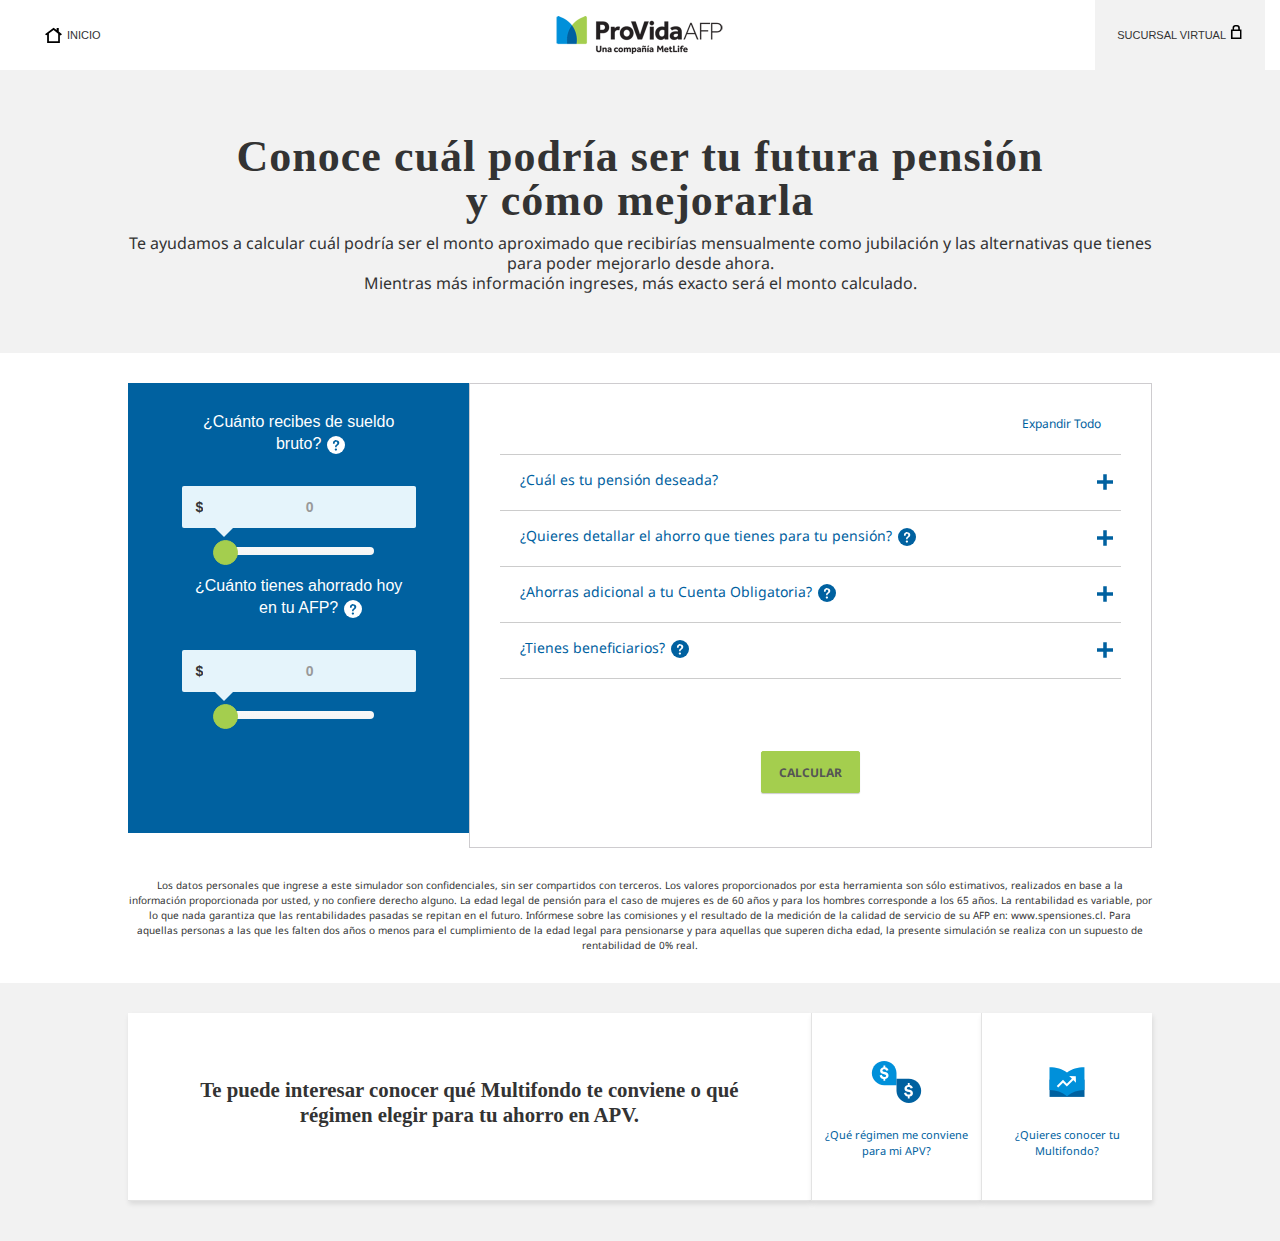
<file: perso-publico.html>
<!DOCTYPE html>
<html lang="es">
    <head>
        <meta charset="UTF-8">
        <meta http-equiv="X-UA-Compatible" content="IE=edge">
        <meta name="viewport" content="width=device-width, initial-scale=1.0,user-scalable=no">
        <meta name="msapplication-TileColor" content="#ffffff">
        <meta name="msapplication-TileImage" content="img/ms-icon-144x144.png">
        <meta name="theme-color" content="#ffffff">
        <meta name="title" content="Simulador | Provida">
        <title>Simulador | Provida</title>
        
        <link rel="stylesheet" href="css/embed.css">
        <link rel="apple-touch-icon" sizes="57x57" href="img/apple-icon-57x57.png">
        <link rel="apple-touch-icon" sizes="60x60" href="img/apple-icon-60x60.png">
        <link rel="apple-touch-icon" sizes="72x72" href="img/apple-icon-72x72.png">
        <link rel="apple-touch-icon" sizes="76x76" href="img/apple-icon-76x76.png">
        <link rel="apple-touch-icon" sizes="114x114" href="img/apple-icon-114x114.png">
        <link rel="apple-touch-icon" sizes="120x120" href="img/apple-icon-120x120.png">
        <link rel="apple-touch-icon" sizes="144x144" href="img/apple-icon-144x144.png">
        <link rel="apple-touch-icon" sizes="152x152" href="img/apple-icon-152x152.png">
        <link rel="apple-touch-icon" sizes="180x180" href="img/apple-icon-180x180.png">
        <link rel="icon" type="image/png" sizes="192x192" href="img/android-icon-192x192.png">
        <link rel="icon" type="image/png" sizes="32x32" href="img/favicon-32x32.png">
        <link rel="icon" type="image/png" sizes="96x96" href="img/favicon-96x96.png">
        <link rel="icon" type="image/png" sizes="16x16" href="img/favicon-16x16.png">
        <link rel="manifest" href="img/manifest.json">
        
        <!--  RANGER -->
        <script type="text/javascript" src="js/jsRanger/libs/modernizr.js"></script>
        <script type="text/javascript" src="js/jsRanger/libs/jquery.js?=ver2"></script>
        <script type="text/javascript" src="js/jsRanger/libs/jquery-ui.min.js"></script>
        <script type="text/javascript" src="js/jsRanger/libs/jquery.ui.touch-punch.min.js"></script>
        <script type="text/javascript" src="js/jsRanger/main2.js"></script>
        <!-- FIN RANGER -->
    </head>
    <body>
        <header>
            <div class="row global-header indx_1">
                <div class="col-xs-4 col-sm-4 global-header__left">
                    <div class="col home-trigger" title="HOME" data-target="home">
                        <a href="#" class="home-trigger__link">
                            <svg id="icon-homepage" class="svg-stand" viewBox="0 0 32 32" width="100%" height="100%">
                                <title>homepage</title>
                                <path class="path1" d="M25.92 9.6v-6.56h-4v3.68l-5.76-4.48-16.16 12.32 2.4 2.080 1.6-1.12v15.36h24v-14.88l1.28 1.12 2.72-2.4-6.080-5.12zM24.8 27.68h-17.44v-14.4l8.8-6.56 8.64 6.72v14.24z"></path>
                            </svg>
                            <span class="home-trigger__label">Inicio</span>
                        </a>
                    </div>
                </div>
                <div class="col-xs-4 col-sm-4 global-header__middle">
                    <a href="index.html" id="terminos-y-condiciones_header_global-logoLink"> 
                        <img src="img/provida_logo.png" alt="Provida" class="global-header__logo img-responsive">
                    </a>
                </div>
                <div class="col-xs-4 col-sm-4 global-header__right">
                    <div class="col login-trigger pull-right linkOnly" title="LOGIN" data-target="login-container">
                        <a class="login-trigger__label" href="#" target="_blank" id="terminos-y-condiciones_header_global-loginPagePath"> 
                            <span>Sucursal Virtual</span>     
                            <svg id="icon-secure-locked" viewBox="0 0 32 32" width="14px" height="14px">
                                <title>secure-locked</title>
                                <path class="path1" d="M24.8 10.080v-4c0-3.36-2.72-6.080-6.080-6.080h-4.48c-3.36 0-6.080 2.72-6.080 6.080v4.16h-3.68v21.76h24v-21.92h-3.68zM11.68 6.88c0-1.92 1.6-3.36 3.36-3.36h2.72c1.92 0 3.36 1.6 3.36 3.36v3.2h-9.6v-3.2zM24.96 28.32h-16.8v-14.72h16.96v14.72z"></path>
                            </svg>
                        </a>
                    </div>
                </div>
            </div>
            <div class="row megamenu">
                <ul class="megamenu__main-items megamenu__top--promo">
                    <li class="megamenu__main-item">
                        <a href="#" target="_self" class="megamenu__main-item-label visible-xs">Lorem ipsum dolor</a>
                        <a href="#" target="_self" class="megamenu__main-item-label hidden-xs">Lorem ipsum dolor</a>
                        <ul class="megamenu__sub-items">
                            <li class="megamenu__sub-item">
                                <a class="megamenu__sub-item-label" target="_self" href="#">Lorem ipsum dolor sit </a>
                            </li>
                            <li class="megamenu__sub-item">
                                <a class="megamenu__sub-item-label" target="_self" href="#">Lorem ipsum dolor sit  </a>
                            </li>
                            <li class="megamenu__sub-item">
                                <a class="megamenu__sub-item-label" target="_self" href="#">Lorem ipsum dolor sit  </a>
                            </li>
                            <li class="megamenu__sub-item">
                                <a class="megamenu__sub-item-label" target="_self" href="#">Lorem ipsum dolor sit </a>
                            </li>
                        </ul>
                    </li>
                    <li class="megamenu__main-item">
                        <a href="#" target="_self" class="megamenu__main-item-label visible-xs">Lorem ipsum dolor</a>
                        <a href="#" target="_self" class="megamenu__main-item-label hidden-xs">Lorem ipsum dolor</a>
                        <ul class="megamenu__sub-items">
                            <li class="megamenu__sub-item">
                                <a class="megamenu__sub-item-label" target="_self" href="#">Lorem ipsum dolor sit </a>
                            </li>
                            <li class="megamenu__sub-item">
                                <a class="megamenu__sub-item-label" target="_self" href="#">Lorem ipsum dolor sit  </a>
                            </li>
                            <li class="megamenu__sub-item">
                                <a class="megamenu__sub-item-label" target="_self" href="#">Lorem ipsum dolor sit  </a>
                            </li>
                            <li class="megamenu__sub-item">
                                <a class="megamenu__sub-item-label" target="_self" href="#">Lorem ipsum dolor sit </a>
                            </li>
                        </ul>
                    </li>
                    <li class="megamenu__main-item">
                        <a href="#" target="_self" class="megamenu__main-item-label visible-xs">Lorem ipsum dolor</a>
                        <a href="#" target="_self" class="megamenu__main-item-label hidden-xs">Lorem ipsum dolor</a>
                        <ul class="megamenu__sub-items">
                            <li class="megamenu__sub-item">
                                <a class="megamenu__sub-item-label" target="_self" href="#">Lorem ipsum dolor sit </a>
                            </li>
                            <li class="megamenu__sub-item">
                                <a class="megamenu__sub-item-label" target="_self" href="#">Lorem ipsum dolor sit  </a>
                            </li>
                            <li class="megamenu__sub-item">
                                <a class="megamenu__sub-item-label" target="_self" href="#">Lorem ipsum dolor sit  </a>
                            </li>
                            <li class="megamenu__sub-item">
                                <a class="megamenu__sub-item-label" target="_self" href="#">Lorem ipsum dolor sit </a>
                            </li>
                        </ul>
                    </li>
                    <li class="megamenu__main-item">
                        <a href="#" target="_self" class="megamenu__main-item-label visible-xs">Lorem ipsum dolor</a>
                        <a href="#" target="_self" class="megamenu__main-item-label hidden-xs">Lorem ipsum dolor</a>
                        <ul class="megamenu__sub-items">
                            <li class="megamenu__sub-item">
                                <a class="megamenu__sub-item-label" target="_self" href="#">Lorem ipsum dolor sit </a>
                            </li>
                            <li class="megamenu__sub-item">
                                <a class="megamenu__sub-item-label" target="_self" href="#">Lorem ipsum dolor sit  </a>
                            </li>
                            <li class="megamenu__sub-item">
                                <a class="megamenu__sub-item-label" target="_self" href="#">Lorem ipsum dolor sit  </a>
                            </li>
                            <li class="megamenu__sub-item">
                                <a class="megamenu__sub-item-label" target="_self" href="#">Lorem ipsum dolor sit </a>
                            </li>
                        </ul>
                    </li>
                    <div class="hidden-xs megamenu__divider"></div>
                </ul>
                <ul class="megamenu__main-items megamenu__bottom--promo">
                </ul>
            </div>
            <div class="click-to-chat-on-page-title base parbase xk-component xk-section-base" data-xk-section="v1">
            </div>
            <div data-xk-section-styles="xk-component xk-section-base "></div>
            <div class="container bg-gray-1st">
                <div class="row-general page-title">
                    <h1 class="page-title__heading indx_2">Conoce cuál podría ser tu futura pensión y cómo mejorarla</h1>
                    <p>Te ayudamos a calcular cuál podría ser el monto aproximado que recibirías mensualmente como jubilación y las alternativas que tienes para poder mejorarlo desde ahora.
                    <br> Mientras más información ingreses, más exacto será el monto calculado.</p>
                </div>
            </div>
        </header>

        <article>
            <section class="box-simulador">
                <!-- Simulador -->
                <div class="container">
                    <article class="simulador padd-mobile bg-white">
                        <div class="row" id="wrapper">
                            <div class="col-md-4 col-xs-12 simulador-min-height">
                                <div id="sidebar">
                                    <div class="box-rango bg-rango">
                                        <div class="box-nodos">
                                            <p class="textos white text-center mar-top-8">¿Cuánto recibes de sueldo
                                                <br/> bruto?
                                                <button data-tooltip="El sueldo bruto es lo que recibes mensualmente contando impuestos, previsión y salud." disabled><img src="img/tooltip-white.svg"></button>
                                            </p>
                                            <div class="range range-primary mar-top-32">
                                                <div class="row slider-container">
                                                    <div class="relative-position not-i-container">
                                                        <span class="currencyinput">$<input id="renta_bruta_1" runat="server" class="marg-bottom-20 calculated-input range-field-1" type="tel" placeholder="0" data-func="transformToNumber" data-event="keyup" maxlength="15" limit-number="15" data-prefix="$ " /></span>
                                                    </div>
                                                    <div id="slider-1" class="range-slider-1"></div>
                                                </div>
                                            </div>
                                            <!-- fin -->
                                            <span class="espacio"></span>
                                            <p class="textos white text-center">¿Cuánto tienes ahorrado hoy
                                                <br/> en tu AFP?
                                                <button data-tooltip="Es el monto ahorrado en tu Cuenta Obligatoria más APV hasta la fecha." disabled><img src="img/tooltip-white.svg"></button>
                                            </p>
                                            <div class="range range-primary mar-top-32">
                                                <div class="row slider-container">
                                                    <div class="relative-position not-i-container">
                                                        <span class="currencyinput">$<input id="renta_bruta_2" runat="server" class="marg-bottom-20 calculated-input range-field-2" type="tel" placeholder="0" data-func="transformToNumber" data-event="keyup" maxlength="15" limit-number="15" data-prefix="$ " /></span>
                                                    </div>
                                                    <div id="slider-2" class="range-slider-2"></div>
                                                </div>
                                            </div>
                                            <!-- fin -->
                                        </div>
                                        <!-- fin -->
                                    </div>
                                </div>
                            </div>
                            <!-- Fin row -->
                            <!-- ACORDEON -->
                            <div class="col-md-8 col-xs-12 simulador-min-height mar-top-mob-24 bg-white border-grey pad-16">
                                <div class="faq base parbase section xk-component xk-section-base" data-xk-section="v1">
                                    <div class="container">
                                        <div class="accordion" data-faq="most_common">
                                            <form method="post" id="form-accordion" name="form-accordion" onsubmit="return validateAccordion()" action="perso-publico-result.html#ancla">
                                            <div>
                                                <div class="accordion__toggle-all brand-1st pull-right hidden-xs">
                                                    <span class="expandAll">Expandir Todo</span>
                                                    <span class="collapseAll">Colapsar Todo</span>
                                                </div>
                                            </div>
                                            <div class="clearfix"></div>
                                            <div class="border-top acordeon-item-tab">
                                                <div class="accordion__title acordeon-item-title">
                                                    <span class="brand-1st ">¿Cuál es tu pensión deseada?</span>
                                                </div>
                                                <div class="accordion__title acordion-icon-area">
                                                    <img class="icon icon-plus accordion__title__icon pull-right" src="img/icon_more.svg" alt="ver m&aacute;" />
                                                    <img class="icon icon-minus accordion__title__icon accordion__title__icon--hide pull-right" src="img/icon_less.svg" alt="ver m&aacute;" />
                                                </div>
                                                <div class="accordion__content">
                                                    <span class="anchor_div"></span>
                                                    <div class="bg-skyblue-acordeon row">
                                                        <div class="col-md-7">
                                                            <div class="container">
                                                                <p>¿Cuánto te gustaría recibir como pensión? <button data-tooltip="Monto de dinero que recibirías mensualmente." disabled><img src="img/tooltip-blue.svg"></button>
                                                                </p>
                                                            </div>
                                                            <div class="container">
                                                                    <span class="peso">$</span>
                                                                    <input id="with-prefix" name="e-input-cantPension" class="bor-bott money e-input-cantPension sim-input-results" type="tel" step="1" placeholder="0" />
                                                                    <p>mensual</p>
                                                            </div>
                                                        </div>
                                                        <div class="col-md-5">
                                                            <div class="container mar-top-mob-24">
                                                                <p>¿A qué edad piensas pensionarte?</p>
                                                            </div>
                                                            <div class="container">
                                                                <input class="bor-bott edadform" name="edadform" onChange="return maxValue()" type="number" onkeypress="return validaNUM(event)" placeholder="0" size="2" maxlength="3" />
                                                                <p>años</p>
                                                            </div>
                                                        </div>
                                                    </div>
                                                </div>

                                            </div>
                                            <div class="border-top acordeon-item-tab">
                                                <div class="accordion__title acordeon-item-title">
                                                    <span class="progres brand-1st clickDos">¿Quieres detallar el ahorro que tienes para tu pensión? </span>
                                                </div>
                                                <button class="acordion-item-tooltip" data-tooltip="Son los ahorros que tienes en tu Cuenta Obligatoria en la AFP más el saldo de APV y/o depósito convenido que tengas también en la AFP u otras instituciones." disabled><img src="img/tooltip-blue.svg"></button>
                                                <div class="accordion__title acordion-icon-area">
                                                    <img class="icon icon-plus accordion__title__icon pull-right" src="img/icon_more.svg" alt="ver m&aacute;" />
                                                    <img class="icon icon-minus accordion__title__icon accordion__title__icon--hide pull-right" src="img/icon_less.svg" alt="ver m&aacute;" />
                                                </div>
                                                <div class="accordion__content">
                                                    <span class="anchor_div"></span>
                                                    <ol id="dinamico" class="d1Dest">
                                                        <li class="d1 botonOculto bg-skyblue-acordeon">
                                                            <div class="row fila">
                                                                <div class="col-md-4">
                                                                    <div class="container">
                                                                        <p>Tipo de Cuenta</p>
                                                                    </div>
                                                                    <div class="container">
                                                                        <span class="custom-dropdown">
                                                                            <select name="Selecciona un producto" id="prod-afp" class="form-user-ctrl user-select prod-afp e-prod1" title="Selecciona un producto" data-required="true" aria-required="true" > 
                                                                                <option value="default" class="general" selected>Selecciona</option> 
                                                                                <option class="general" id="bonoreconocimiento2" value="Cuenta Obligatoria">Cuenta Obligatoria</option>
                                                                                <option class="general" id="bonoreconocimiento3" value="APV">APV</option> 
                                                                                <option class="general" id="bonoreconocimiento4" value="Depósitos convenidos">Depósitos Convenidos</option>
                                                                                <option class="general" id="bonoreconocimiento5" value="Cuenta 2">Cuenta 2</option>
                                                                                <option class="general2" id="bonoreconocimiento" value="Bono">Bono Reconocimiento</option>
                                                                            </select>
                                                                        </span>
                                                                    </div>
                                                                </div>
                                                                <div class="col-md-4">
                                                                    <div class="container mar-top-mob-24">
                                                                        <p>Monto</p>
                                                                    </div>
                                                                    <div class="container">
                                                                        <span class="peso">$</span>
                                                                        <input id="input-cifra" type="tel" class="bor-bott money e-monto1 sim-input-results" name="e-monto1" onchange="sumar();" placeholder="0" maxlength="11"/>
                                                                    </div>
                                                                </div>
                                                                <div class="col-md-4 fondos">
                                                                    <div class="container mar-top-mob-24">
                                                                        <p>¿En qué Fondo/s?</p>
                                                                    </div>
                                                                    <div class="container">
                                                                        <ul class="botoneraFondos"><li><input type="radio" id="fondo-A" class="i-fondo1" name="selector1a" ><label for="fondo-A"></label><div class="check">A</div></li><li><input type="radio" id="fondo-B" class="i-fondo1" name="selector1a"><label for="fondo-B"></label><div class="check">B</div></li><li><input type="radio" id="fondo-C" class="i-fondo1" name="selector1a"><label for="fondo-C"></label><div class="check">C</div></li><li><input type="radio" id="fondo-D" class="i-fondo1" name="selector1a"><label for="fondo-D"></label><div class="check">D</div></li><li><input type="radio" id="fondo-E" class="i-fondo1" name="selector1a"><label for="fondo-E"></label><div class="check">E</div></li></ul><input class="bor-bott in-perc-fondos pension-porc-1 sim-input-dots sim-input-simbol" onchange="return validaDot(this)" type="tel" step="1" min="0" max="100" maxlength="3" onChange="return maxValue4()" placeholder="0" name="pension-porc-1" /><span class="peso">%</span></div>
                                                                    <div class="container">
                                                                        <ul class="botoneraFondos"><li><input type="radio" id="fondo-A-filaDos" class="i-fondo1" name="selector1b" ><label for="fondo-A-filaDos"></label><div class="check">A</div></li><li><input type="radio" id="fondo-B-filaDos" class="i-fondo1" name="selector1b"><label for="fondo-B-filaDos"></label><div class="check">B</div></li><li><input type="radio" id="fondo-C-filaDos" class="i-fondo1" name="selector1b"><label for="fondo-C-filaDos"></label><div class="check">C</div></li><li><input type="radio" id="fondo-D-filaDos" class="i-fondo1" name="selector1b"><label for="fondo-D-filaDos"></label><div class="check">D</div></li><li><input type="radio" id="fondo-E-filaDos" class="i-fondo1" name="selector1b"><label for="fondo-E-filaDos"></label><div class="check">E</div></li></ul><input class="bor-bott in-perc-fondos pension-porc-2 sim-input-dots sim-input-simbol" onchange="return validaDot(this)" type="tel" step="1" min="0" max="100" maxlength="3"
                                                                        onChange="return maxValue4()" placeholder="0" name="pension-porc-2" /><span class="peso">%</span>
                                                                    </div>
                                                                                                                                    </div>
                                                            </div>
                                                            <div class="btdel">
                                                                <img src="img/icon-close.svg" alt="">
                                                            </div>
                                                        </li>
                                                    </ol>
                                                    <div class="row">
                                                        <div class="col-md-1 col-xs-2 text-right ">
                                                            <p>Total<br/> Ahorros</p>
                                                        </div>
                                                        <div class="col-md-6 col-xs-6 box-result-item">
                                                            <span class="peso peso_exc"><strong>$</strong></span>
                                                            <input id="spTotal" class="bor-bott bold" type="text" placeholder="0">
                                                        </div>
                                                        <div class="col-md-5 col-xs-12">
                                                            <a id="btclon">+ Agregar otra cuenta o ahorro</a>
                                                        </div>
                                                    </div>
                                                </div>
                                            </div>
                                            <div class="border-top acordeon-item-tab">
                                                <div class="accordion__title acordeon-item-title">
                                                    <span class="progres brand-1st clickTres">¿Ahorras adicional a tu Cuenta Obligatoria?</span>
                                                </div>
                                                <button class="acordion-item-tooltip" data-tooltip="Se refiere a algún ahorro en APV y/o depósito convenido que tengas en tu AFP u otra institución financiera." disabled><img src="img/tooltip-blue.svg"></button>
                                                <div class="accordion__title acordion-icon-area">
                                                    <img class="icon icon-plus accordion__title__icon pull-right" src="img/icon_more.svg" alt="ver m&aacute;" />
                                                    <img class="icon icon-minus accordion__title__icon accordion__title__icon--hide pull-right" src="img/icon_less.svg" alt="ver m&aacute;" />
                                                </div>
                                                <div class="accordion__content">
                                                    <span class="anchor_div"></span>
                                                    <ol id="dinamico" class="d2Dest">
                                                        <li class="d2 botonOculto bg-skyblue-acordeon">
                                                            <div class="row">
                                                                <div class="col-md-3">
                                                                    <p>Tipo de Cuenta</p>
                                                                    <div class="clearfix"></div>
                                                                    <span class="custom-dropdown">
                                                                        <select name="Selecciona un producto" class="form-user-ctrl user-select prod-afp e-prod2" title="Selecciona un producto" data-required="true" aria-required="true">
                                                                            <option value="default" selected>Selecciona</option>
                                                                            <option class="general" value="APV">APV</option>
                                                                            <option class="general" value="Depósitos convenidos">Depósitos Convenidos</option>
                                                                            <option class="general" value="Cuenta 2">Cuenta 2</option>
                                                                        </select>
                                                                    </span>
                                                                </div>
                                                                <div class="col-md-3">
                                                                    <p>Monto</p>
                                                                    <div class="clearfix"></div>
                                                                    <span class="peso">$</span>
                                                                    <input id="tipoCuenta"class="bor-bott money e-monto2 sim-input-results" name="e-monto2" type="tel" maxlength="11" placeholder="0" />
                                                                </div>
                                                                <div class="col-md-6">
                                                                    <p>¿En qué Fondo/s?</p>
                                                                    <div class="clearfix"></div>
                                                                    <div class="container">
                                                                        <ul class="botoneraFondos" class=""><li><input type="radio" id="fondo-A2a" class="i-fondo2" name="selector2a" ><label for="fondo-A2a"></label><div class="check">A</div></li><li><input type="radio" id="fondo-B2a" class="i-fondo2" name="selector2a"><label for="fondo-B2a"></label><div class="check">B</div></li><li><input type="radio" id="fondo-C2a" class="i-fondo2" name="selector2a"><label for="fondo-C2a"></label><div class="check">C</div></li><li><input type="radio" id="fondo-D2a" class="i-fondo2" name="selector2a"><label for="fondo-D2a"></label><div class="check">D</div></li><li><input type="radio" id="fondo-E2a" class="i-fondo2" name="selector2a"><label for="fondo-E2a"></label><div class="check">E</div></li>
                                                                        </ul><input class="bor-bott in-perc-fondos cuenta-porc-1 sim-input-dots sim-input-simbol" name="cuenta-porc-1" onchange="return validaDot(this)" type="tel" step="1" min="0" max="100" maxlength="3" onChange="return maxValue4()" placeholder="0" /><span class="peso">%</span></div>

                                                                    <div class="container">
                                                                    <ul class="botoneraFondos"><li><input type="radio" id="fondo-A2b" class="i-fondo2" name="selector2b" ><label for="fondo-A2b"></label><div class="check">A</div></li><li><input type="radio" id="fondo-B2b" class="i-fondo2" name="selector2b"><label for="fondo-B2b"></label><div class="check">B</div></li><li><input type="radio" id="fondo-C2b" class="i-fondo2" name="selector2b"><label for="fondo-C2b"></label><div class="check">C</div></li><li><input type="radio" id="fondo-D2b" class="i-fondo2" name="selector2b"><label for="fondo-D2b"></label><div class="check">D</div></li><li><input type="radio" id="fondo-E2b" class="i-fondo2" name="selector2b"><label for="fondo-E2b"></label><div class="check">E</div></li></ul><input class="bor-bott in-perc-fondos cuenta-porc-2 sim-input-dots sim-input-simbol" onchange="return validaDot(this)" type="tel" name="cuenta-porc-2" step="1" min="0" max="100" maxlength="3" onChange="return maxValue4()" placeholder="0" /><span class="peso">%</span></div>
                                                                </div>
                                                            </div>
                                                            <div class="row">
                                                                <div class="col-lg-12">
                                                                    <p>¿Por cuánto tiempo vas a ahorrar?</p>
                                                                </div>
                                                            </div>
                                                            <div class="row">
                                                                <div class="col-md-6 col-lg-6 radios">
                                                                    <input  type="radio" id="unica-vez" name="selector10">
                                                                    <label class="radio" for="unica-vez">Única Vez</label>
                                                                    <input  type="radio" id="mensual" name="selector10">
                                                                    <label class="radio" for="mensual">Mensual</label>
                                                                </div>
                                                                <div class="col-md-6 col-lg-4">
                                                                    <span class="custom-dropdown tiemposelect">
                                                                            <select name="Selecciona un producto" class="form-user-ctrl user-select prod-afp e-tiempo" title="Selecciona un producto" data-required="true" aria-required="true">
                                                                                <option value="default" selected>Selecciona</option>
                                                                                <option class="general" value="APV">1 año</option>
                                                                                <option class="general" value="APV">5 años</option>
                                                                                <option class="general" value="Depósitos convenidos">10 años</option>
                                                                                <option class="general" value="Cuenta 2">15 años</option>
                                                                                <option class="general" value="Hasta pensionarme">Hasta pensionarme</option>
                                                                            </select>
                                                                        </span>
                                                                </div>
                                                            </div>
                                                            <a class="btdel-two"><img src="img/icon-close.svg" alt=""></a>
                                                        </li>
                                                    </ol>
                                                    <div class="row">
                                                        <a id="btclon-two">+ Agregar otra cuenta o ahorro</a>
                                                    </div>
                                                </div>
                                            </div>
                                            <div class="border-top acordeon-item-tab">
                                                <div class="accordion__title acordeon-item-title">
                                                    <span class="progres brand-1st clickCuatro">¿Tienes beneficiarios?</span>
                                                </div>
                                                <button class="acordion-item-tooltip" data-tooltip="En caso de fallecimiento, tus beneficiarios legales son quienes recibirían una pensión de sobrevivencia por ejemplo, tu cónyuge, conviviente civil o hijos menores de 24 años." disabled><img src="img/tooltip-blue.svg"></button>
                                                <div class="accordion__title acordion-icon-area">
                                                    <img class="icon icon-plus accordion__title__icon pull-right" src="img/icon_more.svg" alt="ver m&aacute;" />
                                                    <img class="icon icon-minus accordion__title__icon accordion__title__icon--hide pull-right" src="img/icon_less.svg" alt="ver m&aacute;" />
                                                </div>
                                                <div class="accordion__content beneficiarios-content">
                                                    <span class="anchor_div"></span>
                                                    <ol id="dinamico" class="d3Dest">
                                                        <li class="d3 botonOculto bg-skyblue-acordeon">
                                                            <div class="row">
                                                                <div class="col-md-6">
                                                                    <div class="container">
                                                                        <p>Parentesco</p>
                                                                    </div>
                                                                    <div class="container mar-top-8">
                                                                        <span class="custom-dropdown">
                                                                            <select name="Selecciona un producto" class="form-user-ctrl user-select prod-afp e-parent" title="Selecciona un producto" data-required="true" aria-required="true">
                                                                                <option value="default" selected>Selecciona</option>
                                                                                <option class="general" value="Cónyuge femenino">Cónyuge femenino</option>
                                                                                <option class="general" value="Cónyuge masculino">Cónyuge masculino</option>
                                                                                <option class="general" value="Conviviente Civil Femenino">Conviviente Civil Femenino</option>
                                                                                <option class="general" value="Conviviente Civil Masculino">Conviviente Civil Masculino</option>
                                                                                <option class="general" value="Conviviente Femenino">Conviviente Femenino</option>
                                                                                <option class="general" value="Conviviente Masculino">Conviviente Masculino</option>
                                                                                <option class="general" value="Hija">Hija</option>
                                                                                <option class="general" value="Hijo">Hijo</option>
                                                                                <option class="general" value="Madre">Madre</option>
                                                                                <option class="general" value="Padre">Padre</option>
                                                                            </select>
                                                                        </span>
                                                                    </div>
                                                                </div>
                                                                <div class="col-md-6 fixios">
                                                                    <div class="container">
                                                                        <p>Nacimiento</p>
                                                                    </div>
                                                                    <div class="container mar-top-8">
                                                                        <input class="hidden" name="BirthDate" id="BirthDateInput">
                                                                        <div class="BirthDate input-group triple-input fixipad" id="BirthDate">
                                                                            <input class="col-md-3 bor-ask-tab birthDateDay bday required sim-input-dots" name ="birthDateDay" data-required="true" aria-required="true" id="BirthDated" type="tel" onfocusout="return birthDayMonth(event)"
                                                                            onChange="return maxValue3()" placeholder="DD" size="2" onkeypress="return validaNUM(event)">
                                                                            <label class="col-md-1 sectionBar">-</label>
                                                                            <input class="col-md-3 bor-ask-tab birthDateMonth bmes required sim-input-dots" name="birthDateMonth" data-required="true" aria-required="true" onfocusout="return birthDayMonth(event)"
                                                                            onChange="return maxValue3()" id="BirthDatem" type="tel" placeholder="MM" size="2" onkeypress="return validaNUM(event)">
                                                                            <label class="col-md-1 sectionBar">-</label>
                                                                            <input class="col-md-4 bor-ask-tab birthDateYear bano required sim-input-dots" name="birthDateYear"
                                                                            onChange="return maxValue2()" data-required="true" aria-required="true" maxlength="4" id="BirthDatey" type="tel" placeholder="AAAA" onkeypress="return validaNUM(event)" onfocusout="return birthDayYear(event)">
                                                                        </div>
                                                                    </div>
                                                                </div>
                                                            </div>
                                                            <div class="row">
                                                                <div class="container">
                                                                    <div class="col-md-6">
                                                                        <br>
                                                                        <div class="container">
                                                                            <p>Estado Civil</p>
                                                                        </div>
                                                                        <div class="container mar-top-8">
                                                                            <span class="custom-dropdown">
                                                                            <select name="Selecciona un producto" class="form-user-ctrl user-select prod-afp e-estCivil" title="Selecciona un producto" data-required="true" aria-required="true">
                                                                                <option value="default" selected>Selecciona</option>
                                                                                <option class="general" value="Soltero">Soltero/a</option>
                                                                                <option class="general" value="Casado">Casado/a</option>
                                                                                <option class="general" value="Conviviente Civil (AUC)">Conviviente Civil (AUC)</option>
                                                                                <option class="general" value="Divorciado">Divorciado/a</option>
                                                                                <option class="general" value="Viudo">Viudo/a</option>

                                                                            </select>
                                                                        </span>
                                                                        </div>
                                                                    </div>
                                                                    <div class="col-md-6">
                                                                        <br>
                                                                        <p>Grado de Invalidez
                                                                            <span id="savetp"><button data-tooltip="Grado de invalidez emitido por la Comisión Médica designada por la Superintendencia de Pensiones." disabled><img src="img/tooltip-blue.svg"></button></span>
                                                                        </p>
                                                                        <div class="container mar-top-8">
                                                                            <span class="custom-dropdown">
                                                                            <select name="Selecciona un producto" class="form-user-ctrl user-select prod-afp e-grado" title="Selecciona un producto" data-required="true" aria-required="true">
                                                                                <option value="default" selected>Selecciona</option>
                                                                                <option class="general" value="Sin invalidez">Sin invalidez</option>
                                                                                <option class="general" value="Invalidez total">Invalidez total</option>
                                                                                <option class="general" value="Invalidez parcial">Invalidez parcial</option>
                                                                            </select>
                                                                        </span>
                                                                        </div>
                                                                    </div>
                                                                </div>
                                                            </div>
                                                            <a class="btdel-three"><img src="img/icon-close.svg" alt=""></a>
                                                        </li>
                                                    </ol>
                                                    <div class="row">
                                                    <a id="btclon-three">+ Agregar otro</a>
                                                    </div>
                                                </div>
                                            </div>
                                        </div>
                                    </div>
                                    <div class="result-status">
                                        <div class="container">
                                            <div class="col-md-12 barra-hide campoDos">
                                                <p class="body-text bold">Resumen de datos ingresados</p>
                                                <p class="text-radio mar-0"><strong>PENSIÓN DESEADA</strong></p>
                                                <p class="text-radio mar-0">$1.500.000 Mensual Bruta - Pensionarme a los 65 años</p>
                                            </div>
                                            <br>
                                            <div class="col-md-12 barra-hide campoTres">
                                                <p class="text-radio mar-0"><strong>DETALLE AHORRO AFP</strong></p>
                                                <p class="text-radio mar-0">1. Cuenta 2 - $10.000.000 - Fondo A 50% - Fondo D 50%</p>
                                                <p class="text-radio mar-0">2. APV - $5.000.000 - 100% Fondo A</p>
                                            </div>
                                            <br>
                                            <div class="col-md-12 barra-hide campoCuatro">
                                                <p class="text-radio mar-0"><strong>AHORRO ADICIONAL</strong></p>
                                                <p class="text-radio mar-0">$1.500.000 Mensual Bruta - Pensionarme a los 65 años</p>
                                            </div>
                                        </div>
                                    </div>
                                    <div class="control-group text-center">
                                        <div class="mar-bottom-24">
                                            <button type="submit" form="form-accordion" class="botns ladda-button botns-provida-v btn-desktop e-btn-acordion">CALCULAR</button>
                                        </div>
                                    </div>
                                        </form>
                                        </div>
                                    </div>
                                </div>
                            </div>
                        </div>
                    </article>
                </div>
            </section>
            <article class="section-legal">
                <div class="container">
                    <div class="row">
                        <div class="row-general-2">
                            <p class="legal-index">Los datos personales que ingrese a este simulador son confidenciales, sin ser compartidos con terceros. Los valores proporcionados por esta herramienta son sólo estimativos, realizados en base a la información proporcionada por usted, y no confiere derecho alguno. La edad legal de pensión para el caso de mujeres es de 60 años y para los hombres corresponde a los 65 años. La rentabilidad es variable, por lo que nada garantiza que las rentabilidades pasadas se repitan en el futuro. Infórmese sobre las comisiones y el resultado de la medición de la calidad de servicio de su AFP en: www.spensiones.cl. Para aquellas personas a las que les falten dos años o menos para el cumplimiento de la edad legal para pensionarse y para aquellas que superen dicha edad, la presente simulación se realiza con un supuesto de rentabilidad de 0% real.</p>
                        </div>
                    </div>
                </div>
            </article>
        </article>
        <footer>
            <div class="small-product-container base parbase section xk-component xk-section-base" data-xk-section="v1">
                <div class="container" data-comp-spacing="small-product-container">
                    <div class="row wrapper product-module in_view">
                        <div class="product-module__small product-module__small--main bg-white">
                            <h2>Te puede interesar conocer qué Multifondo te conviene o qué régimen elegir para tu ahorro en APV.</h2>
                        </div>
                        <div class="tile-0 small-product-card abstract-tile single base parbase product-module__small product-module__small--product bg-white xk-component xk-section-base" data-xk-section="v1">
                            <div class="product-module__small--product__wrapper">
                                <a href="#"class="product-module__small__imagewrapper none-deco" target="_self"> 
                                    <img src="img/icon-trib-c.svg">
                                </a>
                                <br>
                                <a href="#" class="cro-link-1 product-module__action product-module__action--small" target="_self">    
                                ¿Qué régimen me conviene para mi APV?
                                </a>
                            </div>
                        </div>
                        <div class="tile-0 small-product-card abstract-tile single base parbase product-module__small product-module__small--product bg-white xk-component xk-section-base" data-xk-section="v1">
                            <div class="product-module__small--product__wrapper">
                                <a href="#" class="product-module__small__imagewrapper none-deco" target="_self"> 
                                    <img src="img/icon-t.svg">
                                </a>
                                <br>
                                <a href="#" class="cro-link-1 product-module__action product-module__action--small" target="_self">    
                                ¿Quieres conocer tu Multifondo?
                                </a>
                            </div>
                        </div>
                    </div>
                </div>
            </div>
        </footer>

        <!-- Script -->
        <script src="js/jquery-3.3.1.min.js"></script>
        <script src="js/vendor/modernizr-2.8.3.min.js"></script>
        <script src="js/metlife-v2.0.js"></script>
        <script src="js/vendor/bootstrap.min.js"></script>
        <script src="js/bootstrap-toggle.min.js"></script>
        <script src="js/range.js"></script>
        <script src="js/jquery.inputmask.bundle.min.js"></script>
        <script src="js/portamento.js"></script>
        <script src="js/anadir.js"></script>
        <script src="js/range-age.js"></script>
        <script src="js/jquery.rut.chileno.min.js"></script>
        <script src="js/funciones-pp.js"></script>
        <script src="js/validar-acordeon.js"></script>
    </body>
</html>
</file>
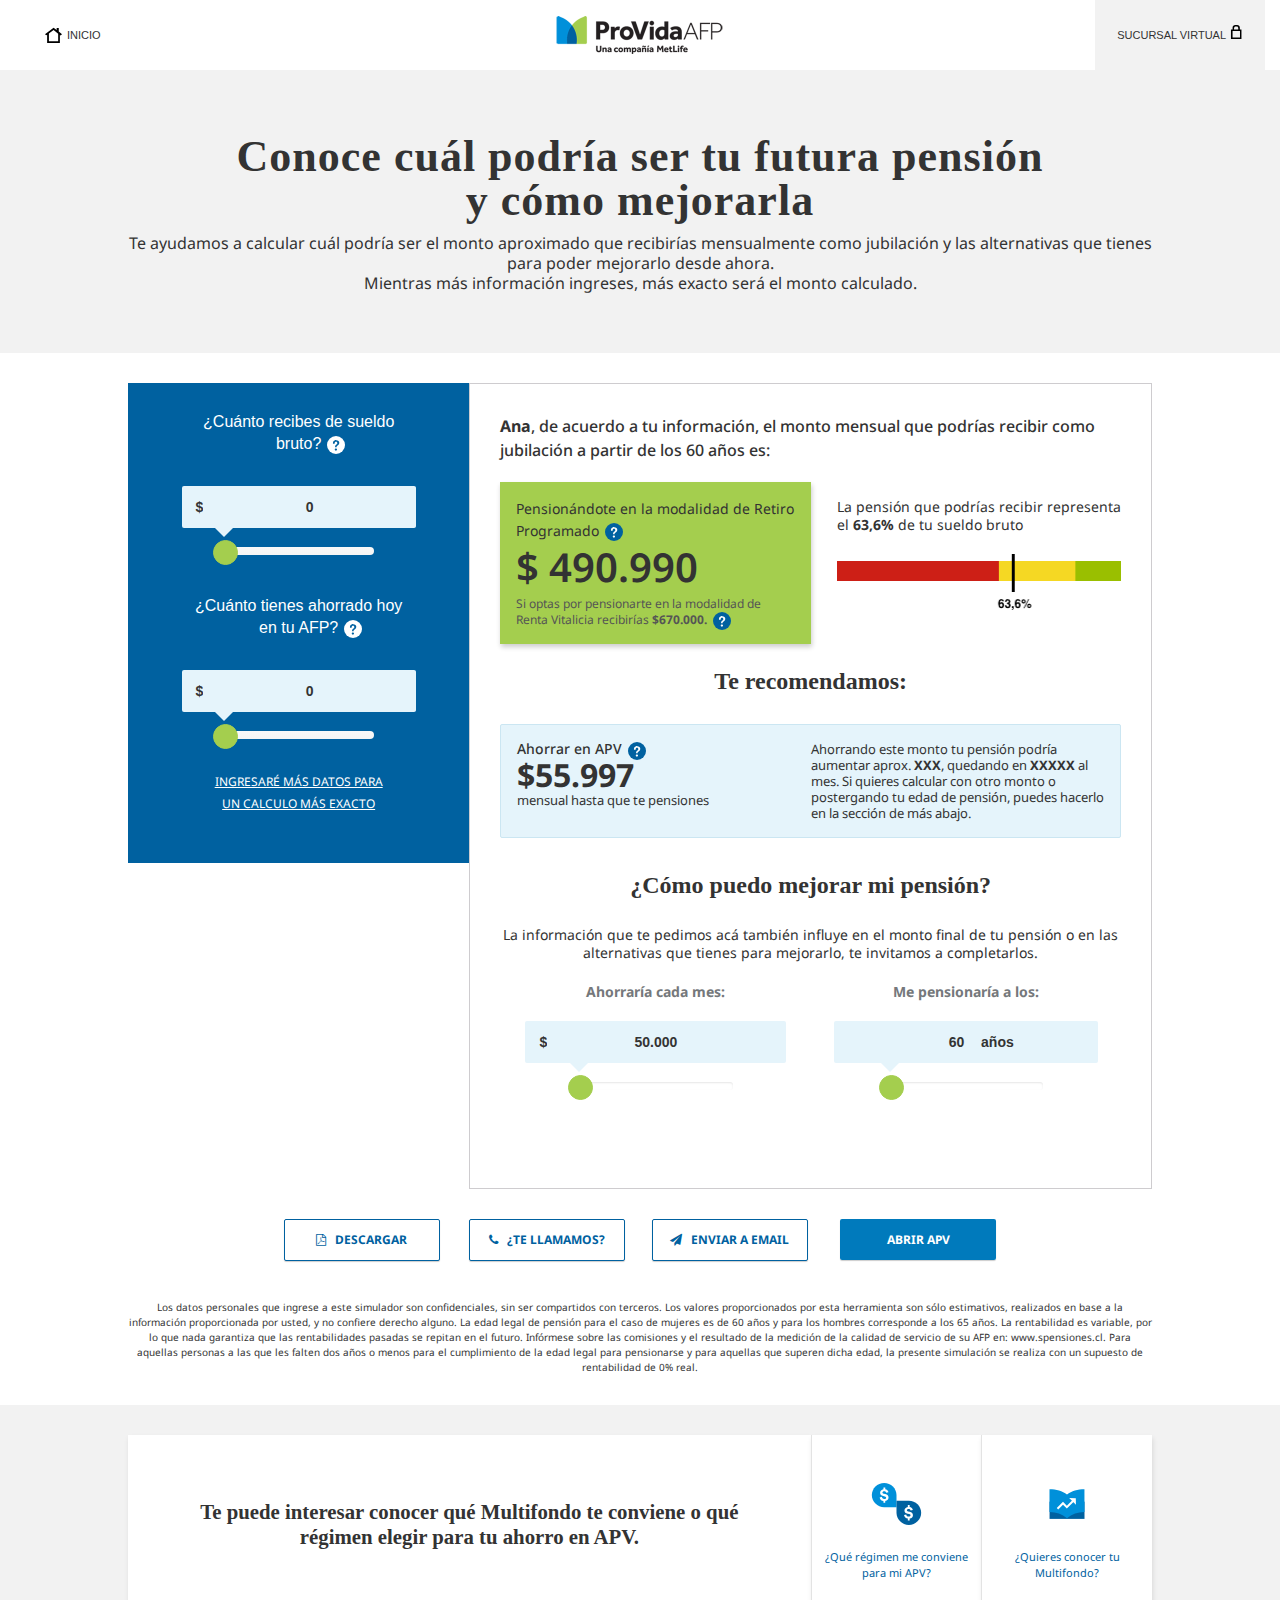
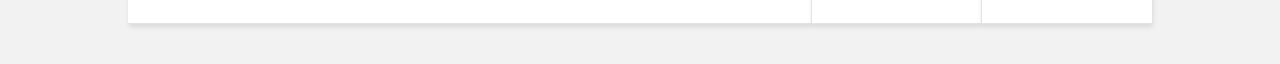
<file: simple-publico-result.html>
<!DOCTYPE html>
<html lang="es">
    <head>
        <meta charset="UTF-8">
        <meta http-equiv="X-UA-Compatible" content="IE=edge">
        <meta name="viewport" content="width=device-width, initial-scale=1.0,user-scalable=no">
        <meta name="title" content="Simulador | Provida">
        <meta name="msapplication-TileColor" content="#ffffff">
        <meta name="msapplication-TileImage" content="img/ms-icon-144x144.png">
        <meta name="theme-color" content="#ffffff">
        <title>Simulador | Provida</title>
        
        <link rel="stylesheet" href="css/embed.css">
        <link rel="apple-touch-icon" sizes="57x57" href="img/apple-icon-57x57.png">
        <link rel="apple-touch-icon" sizes="60x60" href="img/apple-icon-60x60.png">
        <link rel="apple-touch-icon" sizes="72x72" href="img/apple-icon-72x72.png">
        <link rel="apple-touch-icon" sizes="76x76" href="img/apple-icon-76x76.png">
        <link rel="apple-touch-icon" sizes="114x114" href="img/apple-icon-114x114.png">
        <link rel="apple-touch-icon" sizes="120x120" href="img/apple-icon-120x120.png">
        <link rel="apple-touch-icon" sizes="144x144" href="img/apple-icon-144x144.png">
        <link rel="apple-touch-icon" sizes="152x152" href="img/apple-icon-152x152.png">
        <link rel="apple-touch-icon" sizes="180x180" href="img/apple-icon-180x180.png">
        <link rel="icon" type="image/png" sizes="192x192" href="img/android-icon-192x192.png">
        <link rel="icon" type="image/png" sizes="32x32" href="img/favicon-32x32.png">
        <link rel="icon" type="image/png" sizes="96x96" href="img/favicon-96x96.png">
        <link rel="icon" type="image/png" sizes="16x16" href="img/favicon-16x16.png">
        <link rel="manifest" href="img/manifest.json">
        
        <!--  RANGER -->
        <script type="text/javascript" src="js/jsRanger/libs/modernizr.js"></script>
        <script type="text/javascript" src="js/jsRanger/libs/jquery.js?=ver2"></script>
        <script type="text/javascript" src="js/jsRanger/libs/jquery-ui.min.js"></script>
        <script type="text/javascript" src="js/jsRanger/libs/jquery.ui.touch-punch.min.js"></script>
        <script type="text/javascript" src="js/jsRanger/main2.js"></script>
        <!-- FIN RANGER -->
    </head>
    <body>
        <header>
            <div class="row global-header indx_1">
                <div class="col-xs-4 col-sm-4 global-header__left">
                    <div class="col home-trigger" title="HOME" data-target="home">
                        <a href="#" class="home-trigger__link">
                            <svg id="icon-homepage" class="svg-stand" viewBox="0 0 32 32" width="100%" height="100%">
                                <title>homepage</title>
                                <path class="path1" d="M25.92 9.6v-6.56h-4v3.68l-5.76-4.48-16.16 12.32 2.4 2.080 1.6-1.12v15.36h24v-14.88l1.28 1.12 2.72-2.4-6.080-5.12zM24.8 27.68h-17.44v-14.4l8.8-6.56 8.64 6.72v14.24z"></path>
                            </svg>
                            <span class="home-trigger__label">Inicio</span>
                        </a>
                    </div>
                </div>
                <div class="col-xs-4 col-sm-4 global-header__middle">
                    <a href="index.html" id="terminos-y-condiciones_header_global-logoLink"> 
                        <img src="img/provida_logo.png" alt="Provida" class="global-header__logo img-responsive">
                    </a>
                </div>
                <div class="col-xs-4 col-sm-4 global-header__right">
                    <div class="col login-trigger pull-right linkOnly" title="LOGIN" data-target="login-container">
                        <a class="login-trigger__label" href="#" target="_blank" id="terminos-y-condiciones_header_global-loginPagePath"> 
                            <span>Sucursal Virtual</span> 
                            <svg id="icon-secure-locked" viewBox="0 0 32 32" width="14px" height="14px">
                                <title>secure-locked</title>
                                <path class="path1" d="M24.8 10.080v-4c0-3.36-2.72-6.080-6.080-6.080h-4.48c-3.36 0-6.080 2.72-6.080 6.080v4.16h-3.68v21.76h24v-21.92h-3.68zM11.68 6.88c0-1.92 1.6-3.36 3.36-3.36h2.72c1.92 0 3.36 1.6 3.36 3.36v3.2h-9.6v-3.2zM24.96 28.32h-16.8v-14.72h16.96v14.72z"></path>
                            </svg>
                        </a>
                    </div>
                </div>
            </div>
            <div class="row megamenu">
                <ul class="megamenu__main-items megamenu__top--promo">
                    <li class="megamenu__main-item">
                        <a href="#" target="_self" class="megamenu__main-item-label visible-xs">Lorem ipsum dolor</a>
                        <a href="#" target="_self" class="megamenu__main-item-label hidden-xs">Lorem ipsum dolor</a>
                        <ul class="megamenu__sub-items">
                            <li class="megamenu__sub-item">
                                <a class="megamenu__sub-item-label" target="_self" href="#">Lorem ipsum dolor sit </a>
                            </li>
                            <li class="megamenu__sub-item">
                                <a class="megamenu__sub-item-label" target="_self" href="#">Lorem ipsum dolor sit  </a>
                            </li>
                            <li class="megamenu__sub-item">
                                <a class="megamenu__sub-item-label" target="_self" href="#">Lorem ipsum dolor sit  </a>
                            </li>
                            <li class="megamenu__sub-item">
                                <a class="megamenu__sub-item-label" target="_self" href="#">Lorem ipsum dolor sit </a>
                            </li>
                        </ul>
                    </li>
                    <li class="megamenu__main-item">
                        <a href="#" target="_self" class="megamenu__main-item-label visible-xs">Lorem ipsum dolor</a>
                        <a href="#" target="_self" class="megamenu__main-item-label hidden-xs">Lorem ipsum dolor</a>
                        <ul class="megamenu__sub-items">
                            <li class="megamenu__sub-item">
                                <a class="megamenu__sub-item-label" target="_self" href="#">Lorem ipsum dolor sit </a>
                            </li>
                            <li class="megamenu__sub-item">
                                <a class="megamenu__sub-item-label" target="_self" href="#">Lorem ipsum dolor sit  </a>
                            </li>
                            <li class="megamenu__sub-item">
                                <a class="megamenu__sub-item-label" target="_self" href="#">Lorem ipsum dolor sit  </a>
                            </li>
                            <li class="megamenu__sub-item">
                                <a class="megamenu__sub-item-label" target="_self" href="#">Lorem ipsum dolor sit </a>
                            </li>
                        </ul>
                    </li>
                    <li class="megamenu__main-item">
                        <a href="#" target="_self" class="megamenu__main-item-label visible-xs">Lorem ipsum dolor</a>
                        <a href="#" target="_self" class="megamenu__main-item-label hidden-xs">Lorem ipsum dolor</a>
                        <ul class="megamenu__sub-items">
                            <li class="megamenu__sub-item">
                                <a class="megamenu__sub-item-label" target="_self" href="#">Lorem ipsum dolor sit </a>
                            </li>
                            <li class="megamenu__sub-item">
                                <a class="megamenu__sub-item-label" target="_self" href="#">Lorem ipsum dolor sit  </a>
                            </li>
                            <li class="megamenu__sub-item">
                                <a class="megamenu__sub-item-label" target="_self" href="#">Lorem ipsum dolor sit  </a>
                            </li>
                            <li class="megamenu__sub-item">
                                <a class="megamenu__sub-item-label" target="_self" href="#">Lorem ipsum dolor sit </a>
                            </li>
                        </ul>
                    </li>
                    <li class="megamenu__main-item">
                        <a href="#" target="_self" class="megamenu__main-item-label visible-xs">Lorem ipsum dolor</a>
                        <a href="#" target="_self" class="megamenu__main-item-label hidden-xs">Lorem ipsum dolor</a>
                        <ul class="megamenu__sub-items">
                            <li class="megamenu__sub-item">
                                <a class="megamenu__sub-item-label" target="_self" href="#">Lorem ipsum dolor sit </a>
                            </li>
                            <li class="megamenu__sub-item">
                                <a class="megamenu__sub-item-label" target="_self" href="#">Lorem ipsum dolor sit  </a>
                            </li>
                            <li class="megamenu__sub-item">
                                <a class="megamenu__sub-item-label" target="_self" href="#">Lorem ipsum dolor sit  </a>
                            </li>
                            <li class="megamenu__sub-item">
                                <a class="megamenu__sub-item-label" target="_self" href="#">Lorem ipsum dolor sit </a>
                            </li>
                        </ul>
                    </li>
                    <div class="hidden-xs megamenu__divider"></div>
                </ul>
                <ul class="megamenu__main-items megamenu__bottom--promo">
                </ul>
            </div>
        
            <div class="click-to-chat-on-page-title base parbase xk-component xk-section-base" data-xk-section="v1">
            </div>
            <div data-xk-section-styles="xk-component xk-section-base "></div>
                <div class="container bg-gray-1st">
                    <div class="row-general page-title">
                        <h1 class="page-title__heading indx_2">Conoce cuál podría ser tu futura pensión y cómo mejorarla</h1>
                        <p>Te ayudamos a calcular cuál podría ser el monto aproximado que recibirías mensualmente como jubilación y las alternativas que tienes para poder mejorarlo desde ahora.
                            <br> Mientras más información ingreses, más exacto será el monto calculado.</p><div class="ancla-desk"></div>
                    </div>
                    
                </div>
                 
            </div>
            
        </header>
        
        <article>
                 
            <section class="box-simulador">
                <!-- Simulador -->
                <div class="container">
                    <article class="simulador padd-mobile bg-white">
                        <div class="row" id="wrapper">
                            <div class="col-md-4 col-xs-12 simulador-min-height">
                                <form method="post" id="icheckForm" action="resultado.html#resultado" class="form-horizontal" novalidate>
                                    <div id="sidebar">
                                        <div class="box-rango bg-rango">
                                            <div class="box-nodos">
                                                <p class="textos white text-center mar-top-8">¿Cuánto recibes de sueldo
                                                    <br/> bruto?
                                                    <button data-tooltip="El sueldo bruto es lo que recibes mensualmente contando impuestos, previsión y salud." disabled><img src="img/tooltip-white.svg"></button>
                                                </p>
                                                <div class="range range-primary mar-top-32">
                                                    <div class="row slider-container">
                                                        <div class="relative-position not-i-container">
                                                            <span class="currencyinput">$<input id="renta_bruta_1" runat="server" class="marg-bottom-20 calculated-input range-field-1" type="tel" value="0" data-func="transformToNumber" data-event="keyup" maxlength="15" limit-number="15" data-prefix="$ " placeholder="0" /></span>
                                                        </div>
                                                        <div id="slider-1" class="range-slider-1"></div>
                                                    </div>
                                                </div>
                                                <div class="espacio"></div>
                                                <div class="espacio"></div>
                                                <p class="textos white text-center">¿Cuánto tienes ahorrado hoy
                                                    <br/> en tu AFP?
                                                    <button data-tooltip="Es el monto ahorrado en tu Cuenta Obligatoria más APV hasta la fecha." disabled><img src="img/tooltip-white.svg"></button>
                                                </p>
                                                <div class="range range-primary mar-top-32">
                                                    <div class="row slider-container">
                                                        <div class="relative-position not-i-container">
                                                            <span class="currencyinput">$<input id="renta_bruta_2" runat="server" class="marg-bottom-20 calculated-input range-field-2" type="tel" value="0" data-func="transformToNumber" data-event="keyup" maxlength="15" limit-number="15" data-prefix="$ " placeholder="0" /></span>
                                                        </div>
                                                        <div id="slider-2" class="range-slider-2"></div>
                                                    </div>
                                                </div>
                                                <div class="row center pad-16">
                                                    <a class="link-box-blue" href="perso-publico.html">Ingresaré más datos para <br> un calculo más exacto</a>
                                                    
                                                </div>
                                                <span class="visible-xs espacio"></span>
                                                <div class="ancla-tablet2"></div>
                                            </div>
                                        </div>
                                        
                                    </div>
                                    <div class="ancla-tablet"></div>
                                    
                                </form>
                                
                                <div class="ancla-movil"></div>
                            </div>
                            
                            <div class="col-md-8 col-xs-12 simulador-min-height mar-top-mob-24 bg-white border-grey">
                                    
                                <div  class="pad-16">
                                        
                                    <div class="row">
                                        <div class="col-md-12">
                                            <h4 class="tit-simp-pu"><strong>Ana</strong>, de acuerdo a tu información, el monto mensual que podrías recibir como jubilación a partir de los 60 años es:</h4>
                                        </div>
                                    </div>
                                    <span class="espacio"></span>
                                    <div class="row">
                                        <div class="col-md-6">
                                            <div class="row">
                                                <div class="box-pension col-md-12 col-md-offset-0 col-xs-12">
                                                    <div class="box_resultado res_destacado">
                                                        <p class="box-title">Pensionándote en la modalidad de Retiro Programado
                                                            <button data-tooltip="Es una modalidad de pago en que la AFP es quien paga tu pensión." disabled><img src="img/tooltip-blue.svg"></button>
                                                        </p>
                                                        <p class="valor"><span class="signopeso">$</span> 490.990</p>
                                                        <p class="dato">Si optas por pensionarte en la modalidad de Renta Vitalicia recibirías <strong>$670.000.</strong>
                                                            <button data-tooltip="Es la modalidad de pago donde la Compañía de Seguros es quien te paga mensualmente tu pensión." disabled><img src="img/tooltip-blue.svg"></button>
                                                        </p>
                                                    </div>
                                                </div>
                                            </div>
                                        </div>
                                        <!--              SEGUNDA COLUMNA -->
                                        <div class="col-md-6 box-medidor">
                                            <div class="col-md-11 col-md-offset-1">
                                                <p class="text-left parr-sim">La pensión que podrías recibir representa el <strong>63,6%</strong> de tu sueldo bruto</p>
                                                <img src="img/termometro.png" class="img-responsive">
                                                <div class="visible-xs visible-sm"></div>
                                            </div>
                                        </div>
                                    </div>
                                    <div class="row box-recomendacion">
                                        <div class="col-md-12 text-center">
                                            <h1 class="tit-lg">Te recomendamos:</h1>
                                        </div>
                                        <div class="col-md-12 bg-skyblue anchofix">
                                            <div class="col-lg-6 col-md-6 col-sm-12 col-xs-12 apv-info-left">
                                                <h5>Ahorrar en APV <button data-tooltip="APV es la modalidad de ahorrar adicionalmente a tu Cuenta Obligatoria de la AFP." disabled><img src="img/tooltip-blue.svg"></button></h5>
                                                <h2><strong>$55.997</strong></h2>
                                                <p>mensual hasta que te pensiones</p>
                                            </div>
                                            <div class="col-lg-6 col-md-6 col-sm-12 col-xs-12 apv-info-left">
                                                <p class="parr-caja-result show-result-info">Ahorrando este monto tu pensión podría aumentar aprox. <strong>XXX</strong>, quedando en <strong>XXXXX</strong> al mes. Si quieres calcular con otro monto o postergando tu edad de pensión, puedes hacerlo en la sección de más abajo.</strong>
                                                </p>
                                            </div>
                                        </div>
                                    </div>
                                    <div class="row">
                                        <div class="col-md-12 text-center mar-top-16">
                                            <span class="espacio"></span>
                                            <p class="tit-lg">¿Cómo puedo mejorar mi pensión?</p>
                                            <p class="body-text">La información que te pedimos acá también influye en el monto final de tu pensión o en las alternativas que tienes para mejorarlo, te invitamos a completarlos.</p>
                                        </div>
                                        <div class="col-md-6">
                                            <article class="range-area-txt">
                                                <p class="semidark-txtarea"><strong>Ahorraría cada mes:</strong></p>
                                            </article>
                                            <div class="range range-primary">
                                                <div class="row slider-container">
                                                    <div class="relative-position not-i-container center">
                                                        <span class="extra-wid-area currencyinput">$<input id="renta_bruta_6" runat="server" class="marg-bottom-20 calculated-input range-field-6" type="tel" value="50.000" data-func="transformToNumber" data-event="keyup" maxlength="15" limit-number="15" data-prefix="$ " placeholder="0" /></span>
                                                    </div>
                                                    <div id="slider-6" class="sl-1 range-slider-6 middle-wid"></div>
                                                </div>
                                            </div>
                                        </div>
                                        <div class="col-md-6 pdg-2-mob">
                                            <article class="range-area-txt">
                                                <p class="semidark-txtarea"><strong>Me pensionaría a los:</strong></p>
                                            </article>
                                            <div class="range range-primary">
                                                <div class="row slider-container-age">
                                                    <div class="relative-position not-i-container center">
                                                        <span class="currencyinput"><input id="renta_bruta_5" runat="server" class="marg-bottom-20 calculated-input range-field-5" type="tel" value="60" data-func="transformToNumber" data-event="keyup" maxlength="3" limit-number="15" data-prefix="$ " placeholder="0" /><span class="tag-range">años</span></span>
                                                    </div>
                                                    <div id="slider-5" class="sl-2 range-slider-5 middle-wid"></div>
                                                </div>
                                            </div>
                                        </div>
                                        <div id="e-mov" class="col-lg-12 pad-16">
                                            <p class="mov1 dark-font-sim hide">Si ahorras <strong>$50.000</strong> mensualmente tu pensión aumentaría <strong>$130.000</strong>, quedando en <strong>$569.999</strong></p>
                                            <p class="mov2 dark-font-sim hide">Si postergas tu pensión a los <strong>67 años</strong>, ésta aumentaría en <strong>$90.000</strong> quedando en <strong>$529.999</strong> mensual</p>
                                            <p id="mov3" class="mov3 dark-font-sim hide">Si además ahorras <strong>$XXX</strong> y postergas tu pensión a los <strong>XX</strong>, el monto total en que aumentaría tu pensión es de <strong>$XXX</strong> quedando en <strong>$</strong></p>
                                        </div>
                                    </div>
                                </div>    
                            </div>
                        </div>
                    </article>
                </div>
            </section>
            <div class="col-md-12">
                <article class="botonera box-botonera_simple">
                    <div class="row">
                        <div class="col-lg-3 col-md-3 col-sm-6 center btns-result-general">
                            <a href="#" class="btns-standar-w botns botns-provida-ghost"><i class="fa fa-file-pdf-o"></i> Descargar</a>
                        </div>
                        <div class="col-lg-3 col-md-3 col-sm-6 center btns-result-general">
                            <a href="#myModal" class="btns-standar-w botns botns-provida-ghost" data-toggle="modal" data-title="&nbsp;"><i class="fa fa-phone"></i> ¿Te llamamos?</a>
                            <!-- Modal LLAMANOS -->
                            <div id="myModal" class="modal fade">
                                <div class="modal-dialog">
                                    <div class="modal-content">
                                        <div class="modal-header">
                                            <button type="button" class="close" data-dismiss="modal" aria-hidden="true">&times;</button>
                                            <h4 class="modal-title georgia">Solicitar llamada</h4>
                                        </div>
                                        <div class="modal-body">
                                            <form id="contactSidebar" name="contactSidebar" enctype="multipart/form-data" method="post" class="userForm" data-fid="contactSidebar" data-product-url="/wps/proxy/MCWebForms5KSales/WebFormServletAction">
                                                <input type="hidden" id="id" value="cscontact@metlifeservice.com" name="id">
                                                <input type="hidden" id="lineOfBusiness" value="" name="lineOfBusiness">
                                                <input type="hidden" id="webformId" value="LIF-ALL-BARN-100" name="webformId">
                                                <input type="hidden" id="isLead" value="true" name="isLead">
                                                <input type="hidden" id="subject" value="Consult with a MetLife Representative" name="subject">
                                                <input type="hidden" id="site" value="MetLife Online: Consult with a MetLife Representative" name="site">
                                                <input type="hidden" id="requiredFields" value="firstName,lastName,address,city,state,zip,email,phone,contactTime,requestType" name="requiredFields">
                                                <input type="hidden" id="sortOrder" value="firstName,lastName,address,city,state,zip,email,phone,contactTime,requestType,prodInt,policyNo,questionOrComment,pageFrom" name="sortOrder">
                                                <input type="hidden" id="thankYouPage" value="" name="thankYouPage">
                                                <input type="hidden" id="confirmationmailText" value="*****PLEASE DO NOT REPLY TO THIS AUTO-ACKNOWLEDGEMENT***** Dear 'Name', Thank You for contacting MetLife Online Support. We have received your inquiry, which will be personally reviewed by one of our consultants. Our normal response time is within 1-2 business days. We believe in world class service and will do everything we can to make sure that your inquiry is answered promptly and accurately. Should you wish to speak with a Customer Service Consultant you may call 866-881-0784 between the hours of 8am and 5pm, Central Time, Monday through Friday. Please be advised that some computers may have a firwewall or spam blocker, which may not allow our email to be received to you. Please be sure to add our email address to your address book, so that it will not be blocked. If you experience additional difficulties in receiving your email, we might suggest using a different computer. Your message identification number is 'MessageID'. Thank you, MetLife Online Customer Support 'Gurantees for the if in life.'" name="confirmationmailText">
                                                <input type="hidden" id="market" value="USA" name="market">
                                                <input type="hidden" id="source" value="metlife" name="source">
                                                <input type="hidden" id="isSync" value="no" name="isSync">
                                                <input type="hidden" id="xmlDomain" value="https://www.metlife.com" name="xmlDomain">
                                                <input type="hidden" id="xmlPath" value="/cms/system/gls/validationxmls/" name="xmlPath">
                                                <input type="hidden" id="xmlformname" value="ContactUsSideBarAEM" name="xmlformname">
                                                <input type="hidden" value="ML_ST_Home_sidebar" name="pageFrom">
                                                <input type="hidden" value="state,email,prodInt" name="lstPnPParameters">
                                                <input type="hidden" name="bWFCompleted" value="Y">
                                                <input type="hidden" value="firstName" name="lstPnPPreFillParameters">
                                                <div class="row form-row">
                                                    <div class="col-xs-12">
                                                        <div class="form-user-grp">
                                                            <label class="hidden" for="email_Acc">Rut</label>
                                                            <input name="rut" id="email_Acc" type="text" class="mar-bott form-user-ctrl" placeholder="Rut" data-required="true" aria-required="true" data-valid-type="rut" maxlength="13">
                                                        </div>
                                                    </div>
                                                </div>
                                                <div class="row form-row">
                                                    <div class="col-xs-12">
                                                        <div class="form-user-grp">
                                                            <label for="firstName_Acc" class="hidden">Nombre*</label>
                                                            <input name="firstName" id="firstName_Acc" type="text" class="mar-bott form-user-ctrl" placeholder="Nombre" data-required="true" aria-required="true" data-valid-type="text" maxlength="40">
                                                        </div>
                                                    </div>
                                                </div>
                                                <div class="row form-row">
                                                    <div class="col-xs-12">
                                                        <div class="form-user-grp">
                                                            <label class="hidden" for="email_Acc">Email</label>
                                                            <input name="email" id="email_Acc" type="text" class="mar-bott form-user-ctrl" placeholder="Email" data-required="true" aria-required="true" data-valid-type="email" maxlength="50">
                                                        </div>
                                                    </div>
                                                </div>
                                                <div class="row form-row">
                                                    <div class="col-xs-12">
                                                        <div class="form-user-grp">
                                                            <label class="hidden" for="phone_Acc">Teléfono</label>
                                                            <input name="phone" id="phone_Acc" type="text" class="form-user-ctrl" placeholder="Teléfono (X-XXXX-XXXX)" data-required="true" aria-required="true" data-valid-type="phone">
                                                        </div>
                                                    </div>
                                                </div>
                                            </form>
                                        </div>
                                        <div class="modal-footer">
                                            <button id="headerContactSideBarSumbit" type="submit" class="contatMeSidebarBtn border-radius-rounded btn btn-brand-2nd" data-fsubmit="contactSidebar" data-submit-type="clr">CONFIRMAR </button>
                                            <div class="o-modal-bajada">
                                                <p class="xs-font-blk">Nuestro horario de atención es:</p>
                                                <p class="xs-font-blu">Lunes a jueves de 9:00 a 18:00 hrs y viernes de 9:00 a 17:00 hrs.</p>
                                            </div>
                                        </div>
                                    </div>
                                </div>
                            </div>
                        </div>
                        <div class="col-lg-3 col-md-3 col-sm-6 center btns-result-general">
                            <div class="panel-heading">
                                <div class="primero text-center">
                                    <a href="#myModal2" class="btns-standar-w botns botns-provida-ghost" data-toggle="modal" data-title="&nbsp;"><i class="fa fa-send"></i> Enviar a email</a>
                                    <div id="myModal2" class="modal fade">
                                        <div class="modal-dialog">
                                            <div class="modal-content">
                                                <div class="hide-modal-content">
                                                    <div class="modal-header">
                                                        <button type="button" class="close" data-dismiss="modal" aria-hidden="true">&times;</button>
                                                        <h4 class="modal-title georgia">Enviar a email</h4>
                                                    </div>
                                                    <div class="modal-body">
                                                        <form id="contactSidebar" name="contactEmail" enctype="multipart/form-data" method="post" class="userForm" data-fid="contactEmail">
                                                            <input type="hidden" id="id" value="cscontact@metlifeservice.com" name="id">
                                                            <div class="row form-row">
                                                                <div class="col-xs-12">
                                                                    <div class="form-user-grp">
                                                                        <label class="hidden" for="email_Acc">Email</label>
                                                                        <input name="email" id="email_Acc" type="text" class="form-user-ctrl" placeholder="Ingresa tu email" data-required="true" aria-required="true" data-valid-type="email" maxlength="50" required>
                                                                    </div>
                                                                    <!--actualizar datos -->
                                                                    <div class="updatemail radios">
                                                                        <input type="checkbox" id="test1" />
                                                                        <label for="test1">Actualizar mis datos</label>
                                                                    </div>
                                                                    <!-- fin -->
                                                                </div>
                                                            </div>
                                                        </form>
                                                    </div>
                                                    <div class="modal-footer">
                                                        <div class="col-lg-12 col-md-12 col-sm-12 col-xs-12 btnconfirmar">
                                                            <button id="headerContactSideBarSumbit" type="submit" class="btn-footer-email contatMeSidebarBtn border-radius-rounded btn btn-brand-2nd conf d01" data-fsubmit="contactEmail" data-submit-type="clr">CONFIRMAR</button>
                                                        </div>
                                                        <div class="col-lg-12 text-left"><a id="exito-val" href="#myModal2">Ver Validaciones</a>
                                                        </div>
                                                    </div>
                                                </div>
                                                <div class="show-modal-content max-slider-handle">
                                                    <div class="modal-header">
                                                        <button type="button" class="close" data-dismiss="modal" aria-hidden="true">×</button>
                                                        <h1 class="tit-exito">¡El resultado ha sido enviado con éxito!</h1>
                                                    </div>
                                                    <div class="modal-body">
                                                        <p>Te puede interesar saber cuál podría ser tu futura pensión o qué régimen te conviene elegir para tu ahorro en APV.</p>
                                                    </div>
                                                    <div class="modal-footer footer-exito">
                                                        <div class="col-lg-6 center ask-exito">
                                                            <a href="#">¿Cuál podría ser mi futura pensión?</a>
                                                        </div>
                                                        <div class="col-lg-6 center ask-exito">
                                                            <a href="#">¿Qué régimen me conviene <br>para mi APV?</a>
                                                        </div>
                                                    </div>
                                                </div>
                                            </div>
                                        </div>
                                    </div>
                                </div>
                            </div>
                        </div>
                        <div class="col-lg-3 col-md-3 col-sm-6 center btns-result-general">
                            <a href="#" class="btns-standar-w btn botns btn-brand-2nd btn-apv">Abrir APV</a>
                        </div>
                    </div>
                </article>
            </div>
            <article class="section-legal">
                <div class="container">
                    <div class="row">
                        <div class="row-general-2">
                            <p class="legal-index legal-mob">Los datos personales que ingrese a este simulador son confidenciales, sin ser compartidos con terceros. Los valores proporcionados por esta herramienta son sólo estimativos, realizados en base a la información proporcionada por usted, y no confiere derecho alguno. La edad legal de pensión para el caso de mujeres es de 60 años y para los hombres corresponde a los 65 años. La rentabilidad es variable, por lo que nada garantiza que las rentabilidades pasadas se repitan en el futuro. Infórmese sobre las comisiones y el resultado de la medición de la calidad de servicio de su AFP en: www.spensiones.cl. Para aquellas personas a las que les falten dos años o menos para el cumplimiento de la edad legal para pensionarse y para aquellas que superen dicha edad, la presente simulación se realiza con un supuesto de rentabilidad de 0% real.</p>
                        </div>
                    </div>
                </div>
            </article>
        </article>

        <footer>
            <div class="small-product-container base parbase section xk-component xk-section-base" data-xk-section="v1">
                <div class="container" data-comp-spacing="small-product-container">
                    <div class="row wrapper product-module in_view">
                        <div class="product-module__small product-module__small--main bg-white">
                            <h2 class="footer-title">Te puede interesar conocer qué Multifondo te conviene o qué régimen elegir para tu ahorro en APV.</h2>
                        </div>
                        <div class="tile-0 small-product-card abstract-tile single base parbase product-module__small product-module__small--product bg-white xk-component xk-section-base" data-xk-section="v1">
                            <div class="product-module__small--product__wrapper">
                                <a href="#" class="product-module__small__imagewrapper none-deco" target="_self">
                                    <img src="img/icon-trib-c.svg">
                                </a>
                                <br>
                                <a href="#" class="cro-link-1 product-module__action product-module__action--small" target="_self">
                                ¿Qué régimen me conviene para mi APV?
                                </a>
                            </div>
                        </div>
                        <div class="tile-0 small-product-card abstract-tile single base parbase product-module__small product-module__small--product bg-white xk-component xk-section-base" data-xk-section="v1">
                            <div class="product-module__small--product__wrapper">
                                <a href="#" class="product-module__small__imagewrapper none-deco" target="_self">
                                    <img src="img/icon-t.svg">
                                </a>
                                <br>
                                <a href="#" class="cro-link-1 product-module__action product-module__action--small" target="_self">
                                ¿Quieres conocer tu Multifondo?
                                </a>
                            </div>
                        </div>
                    </div>
                </div>
            </div>
        </footer>
        
        <!-- SCRIPTS -->
        <script src="js/jquery-3.3.1.min.js"></script>
        <script src="js/vendor/modernizr-2.8.3.min.js"></script>
        <script src="js/metlife-v2.0.js"></script>
        <script src="js/vendor/bootstrap.min.js"></script>
        <script src="js/bootstrap-toggle.min.js"></script>
        <script src="js/range.js"></script>
        <script src="js/jquery.inputmask.bundle.min.js"></script>
        <script src="js/portamento.js"></script>
        <script src="js/anadir.js"></script>
        <script src="js/range-age.js"></script>
        <script src="js/jquery.rut.chileno.min.js"></script>
        <script src="js/funciones-spr.js"></script>
    </body>
</html>
</file>
<file: css/embed.css>
@import 'simuladores-main.css';
@import 'bootstrap.min.css';
@import 'animate.css';
@import 'font-awesome.min.css';
@import 'metlife-v2.0.css';
@import 'jquery-ui.min.css';
@import 'custom-radio.css';
@import 'bootstrap-toggle.min.css';
</file>
